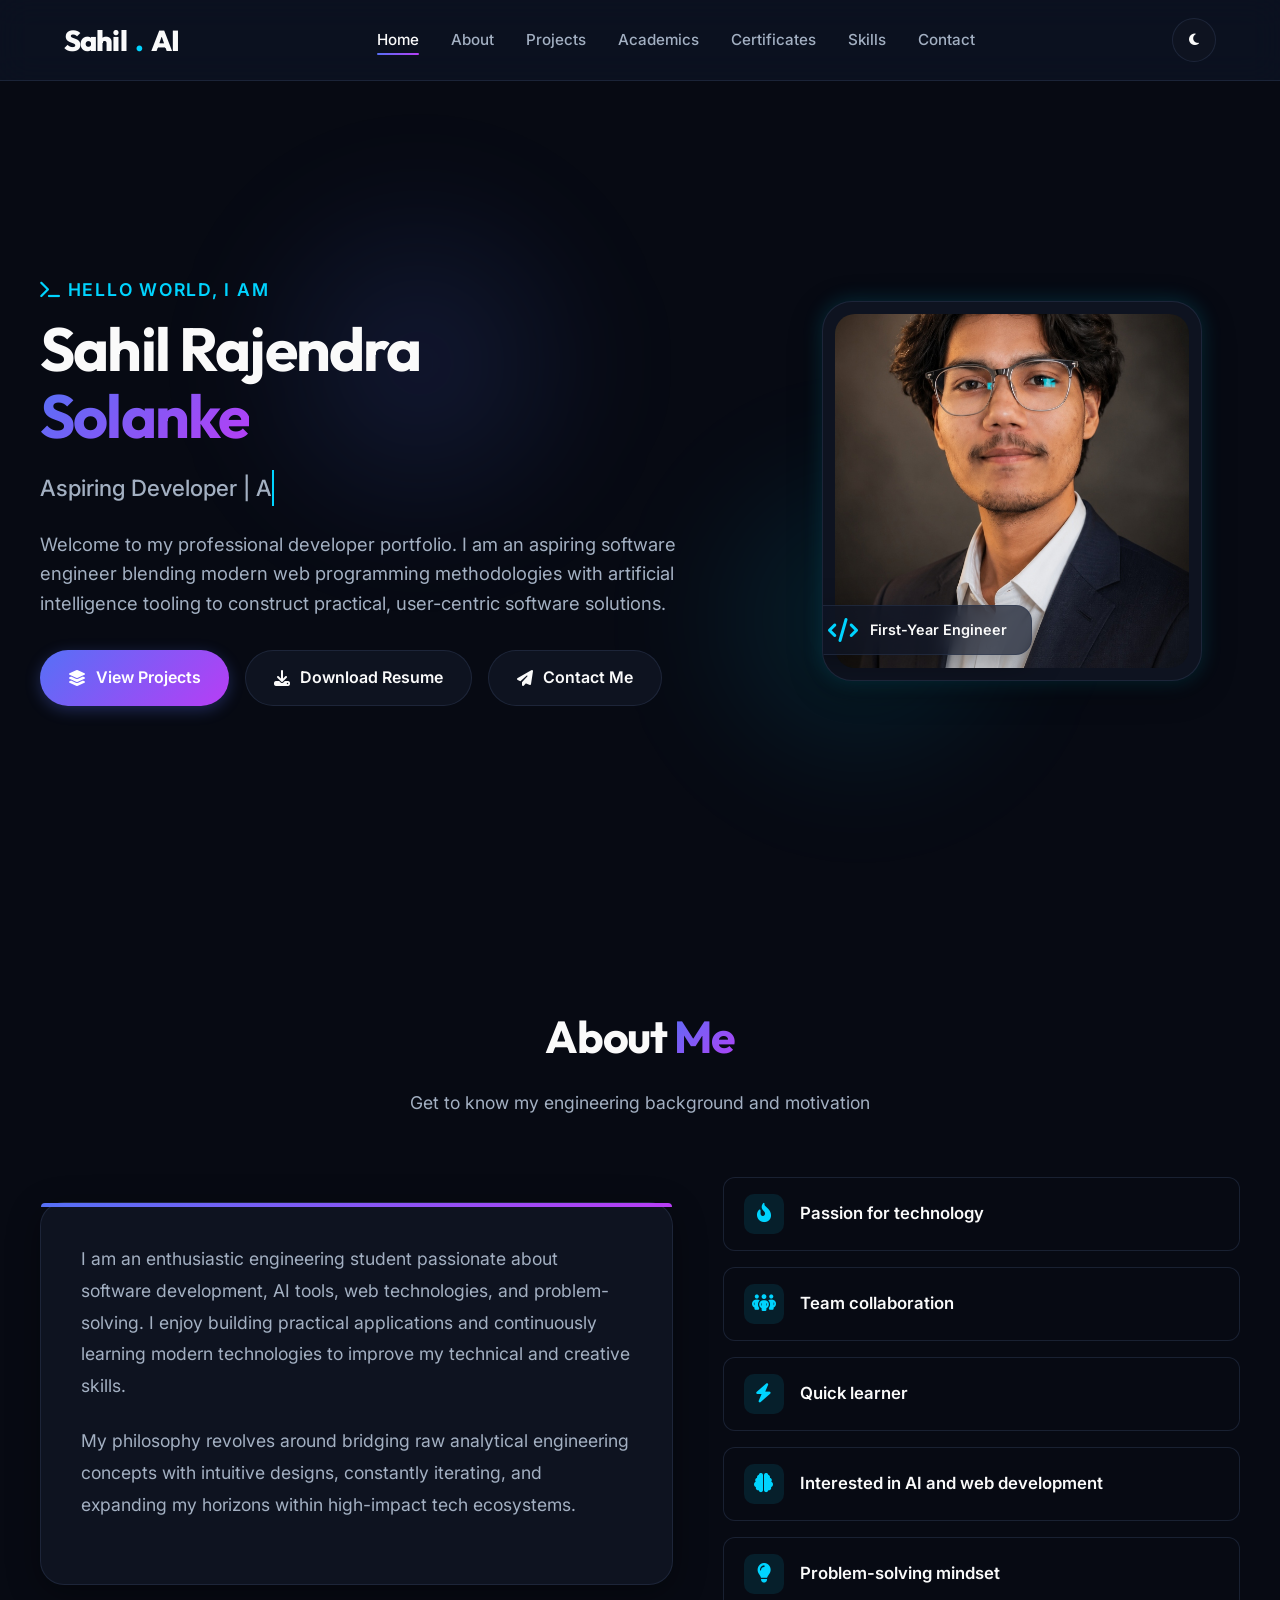
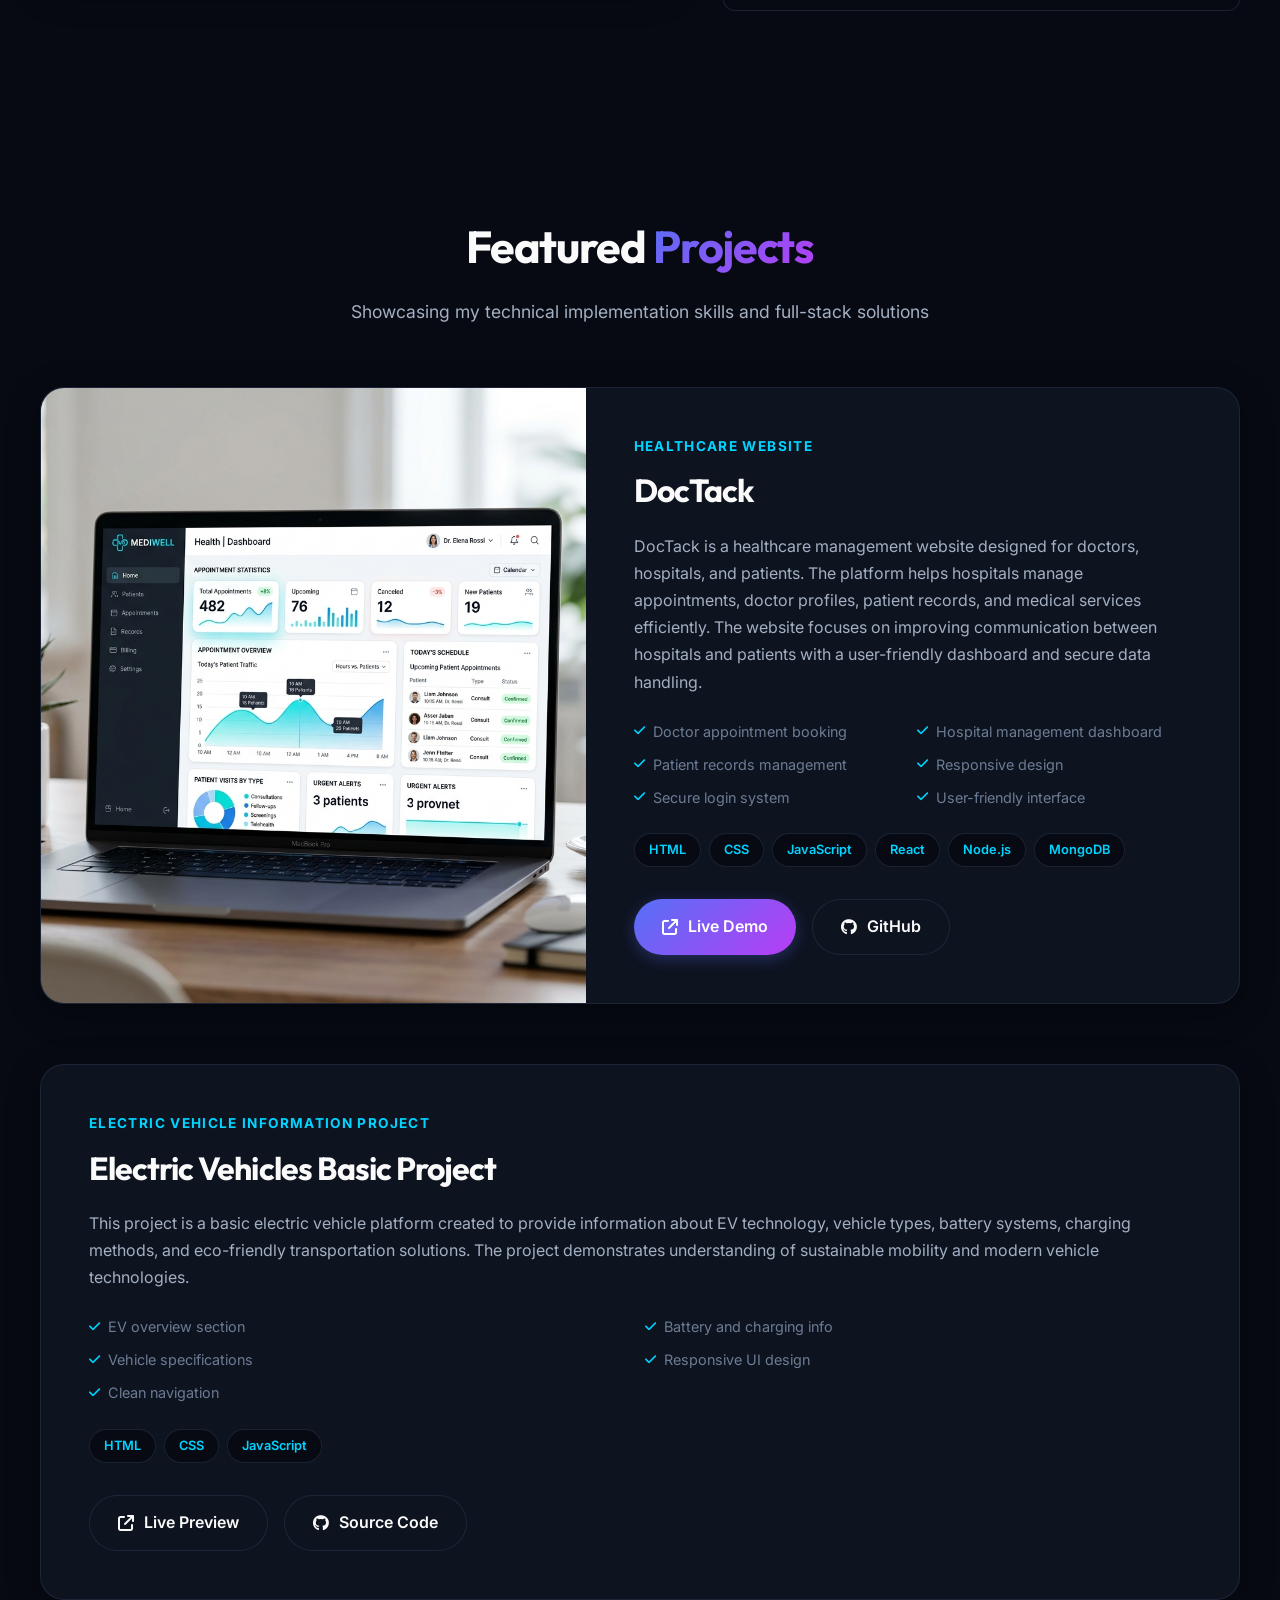
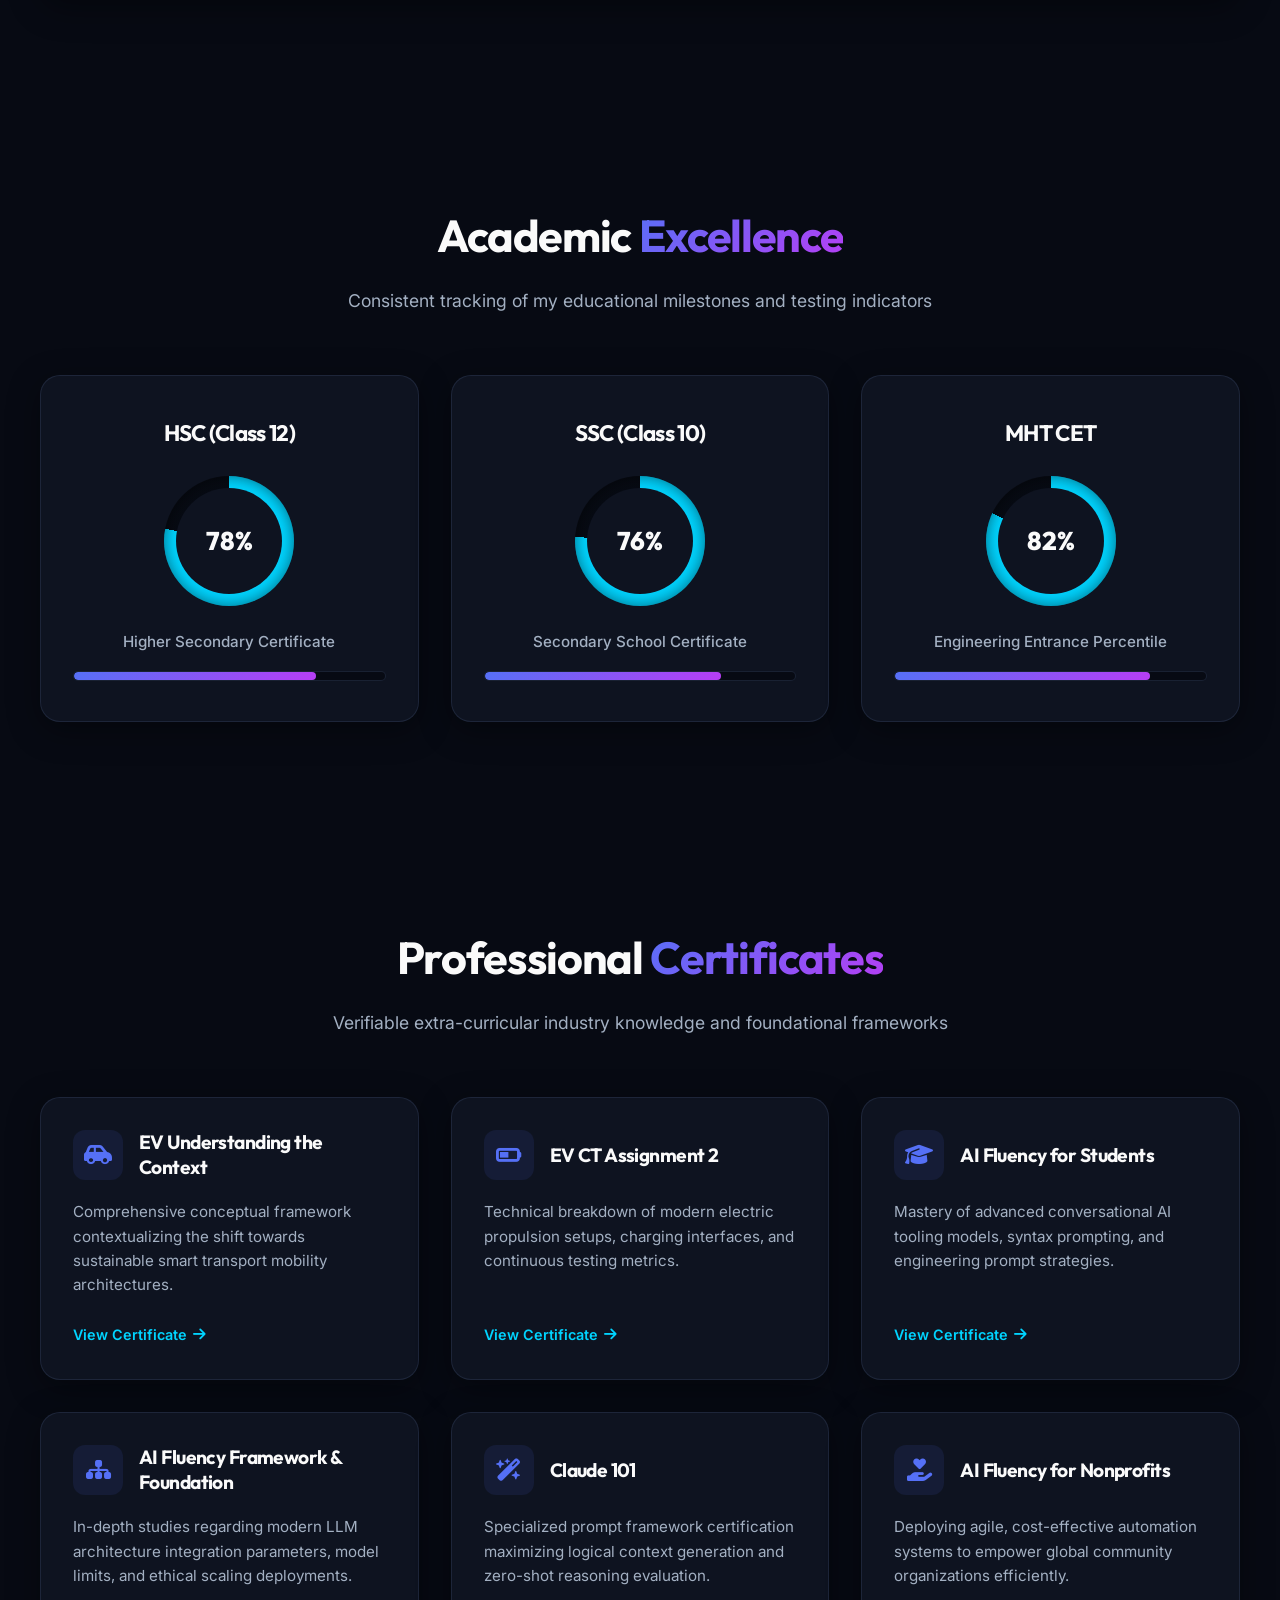
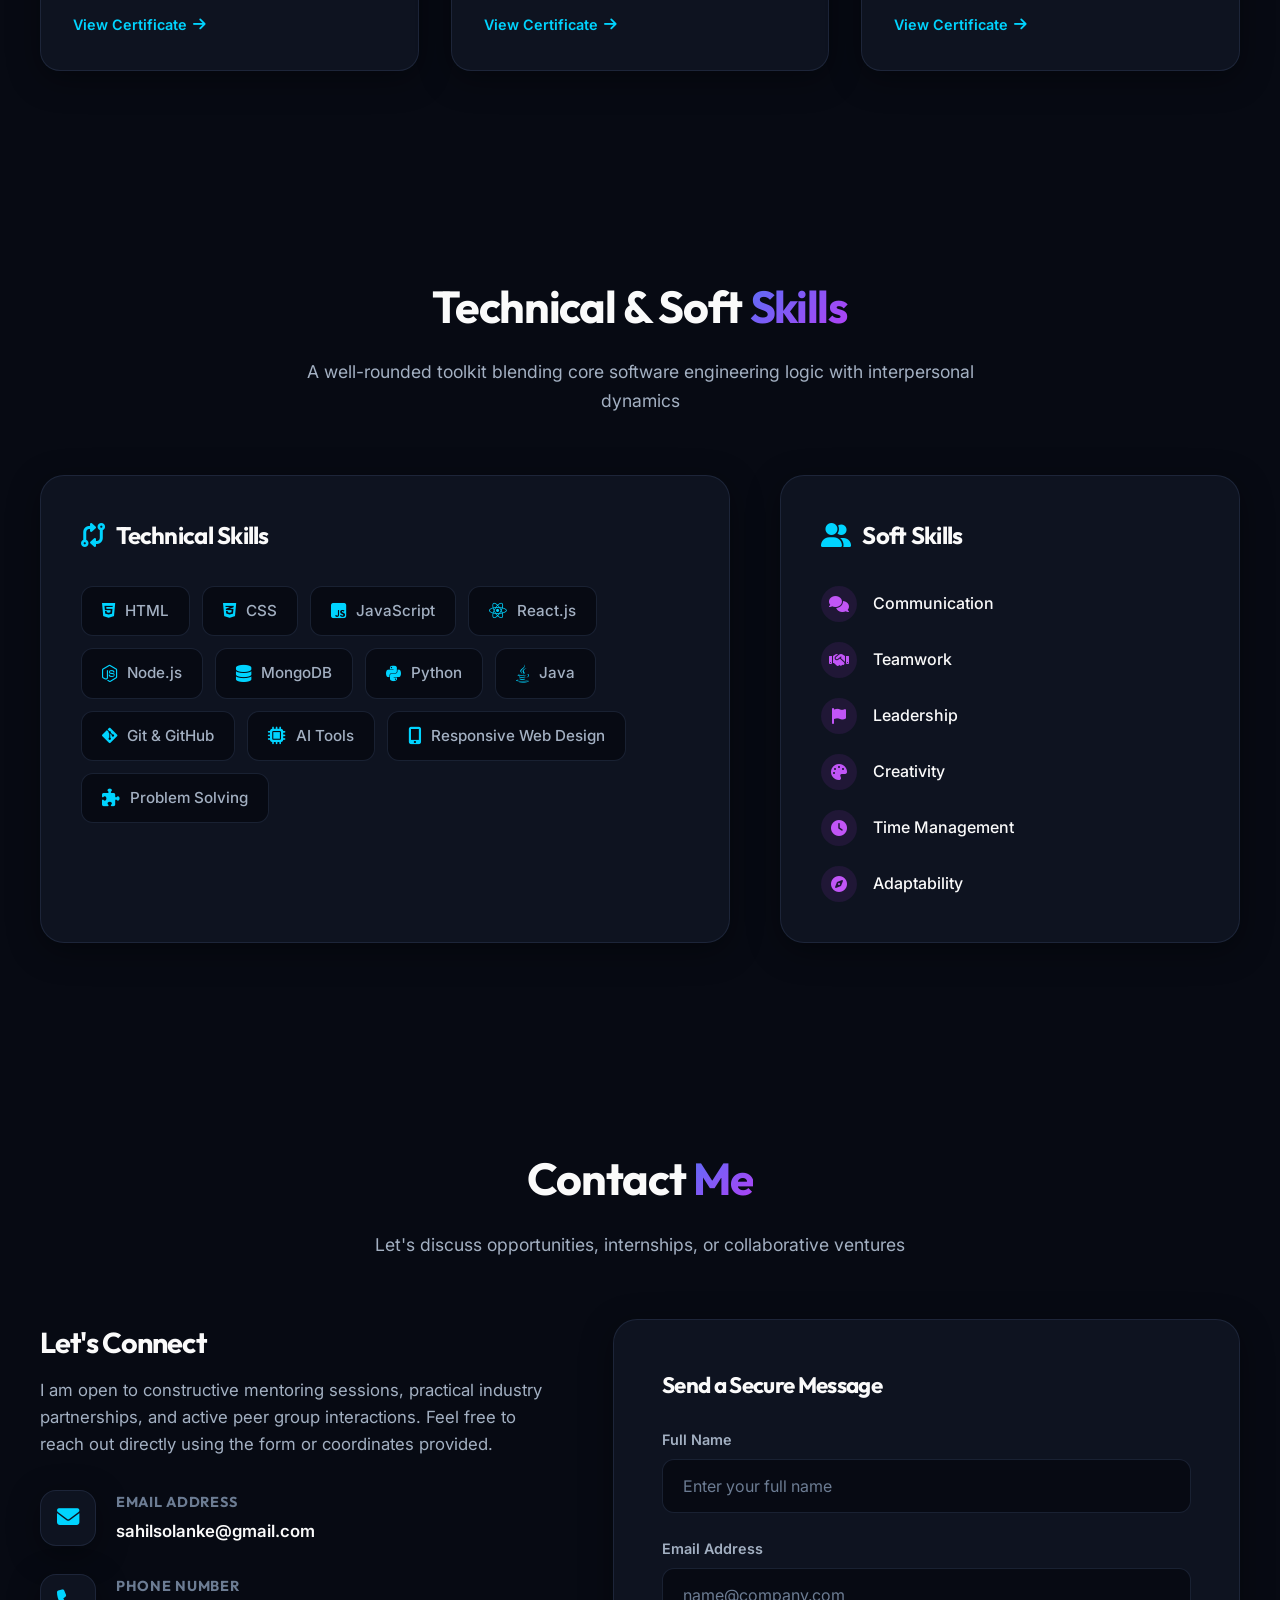
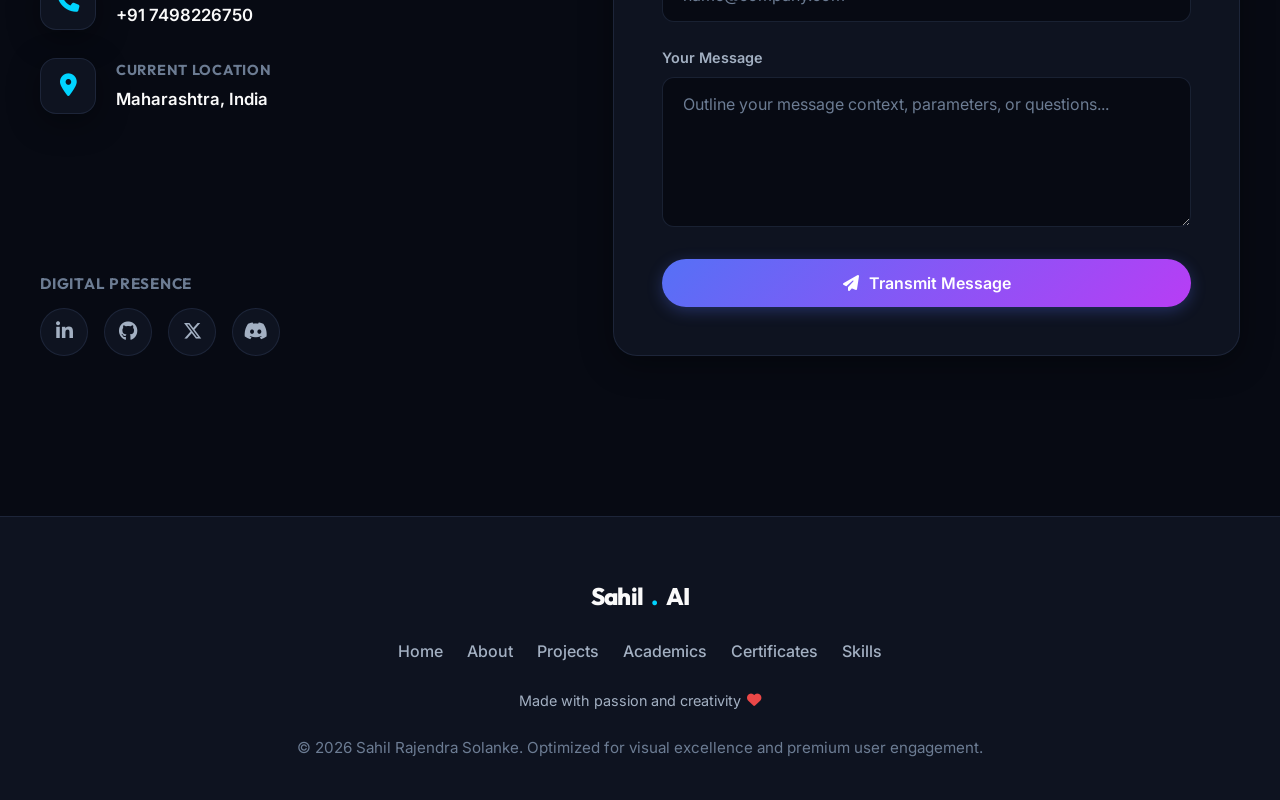
<file: index.html>
<!DOCTYPE html>
<html lang="en">

<head>
    <meta charset="UTF-8">
    <meta name="viewport" content="width=device-width, initial-scale=1.0">
    <title>Sahil Rajendra Solanke | Premium AI Portfolio</title>
    <!-- Favicon / Theme color -->
    <meta name="theme-color" content="#070d19">
    <meta name="description"
        content="Modern, responsive, and professional personal portfolio website of Sahil Rajendra Solanke, software engineering student and AI enthusiast.">

    <!-- Link Font Awesome icons -->
    <link rel="stylesheet" href="https://cdnjs.cloudflare.com/ajax/libs/font-awesome/6.4.0/css/all.min.css">

    <!-- Link External Stylesheet -->
    <link rel="stylesheet" href="portfolio.css">
</head>

<body>

    <!-- Sticky Header Navigation -->
    <header id="header">
        <div class="container nav-container">
            <a href="#hero" class="logo">
                Sahil<span class="logo-dot">.</span>AI
            </a>
            <nav>
                <ul id="nav-links">
                    <li><a href="#hero" class="active">Home</a></li>
                    <li><a href="#about">About</a></li>
                    <li><a href="#projects">Projects</a></li>
                    <li><a href="#academics">Academics</a></li>
                    <li><a href="#certificates">Certificates</a></li>
                    <li><a href="#skills">Skills</a></li>
                    <li><a href="#contact">Contact</a></li>
                </ul>
            </nav>
            <!-- Light/Dark Mode Switcher -->
            <button class="theme-toggle" id="theme-toggle-btn" aria-label="Toggle Theme" title="Switch Theme">
                <i class="fa-solid fa-moon" id="theme-icon"></i>
            </button>
        </div>
    </header>

    <main>
        <!-- Hero Section -->
        <section id="hero" class="hero container">
            <div class="hero-grid">
                <div class="hero-content reveal-left">
                    <div class="hero-greeting"><i class="fa-solid fa-terminal"></i> Hello World, I am</div>
                    <h1 class="hero-title">Sahil Rajendra <br><span class="gradient-text">Solanke</span></h1>

                    <!-- Typing Animation Tagline Container -->
                    <div class="tagline-container">
                        <span class="typed-tagline" id="typed-text"></span>
                    </div>

                    <p class="hero-desc">
                        Welcome to my professional developer portfolio. I am an aspiring software engineer blending
                        modern web programming methodologies with artificial intelligence tooling to construct
                        practical, user-centric software solutions.
                    </p>

                    <div class="btn-group">
                        <a href="#projects" class="btn btn-primary">
                            <i class="fa-solid fa-layer-group"></i> View Projects
                        </a>
                        <a href="#contact" class="btn btn-outline">
                            <i class="fa-solid fa-download"></i> Download Resume
                        </a>
                        <a href="#contact" class="btn btn-outline">
                            <i class="fa-solid fa-paper-plane"></i> Contact Me
                        </a>
                    </div>
                </div>

                <!-- Professional Profile Image Demonstration -->
                <div class="hero-image-wrapper reveal-right">
                    <div class="hero-image-frame">
                        <img src="sahil_profile.jpg" alt="Sahil Rajendra Solanke Profile Photo">
                        <div class="floating-badge">
                            <i class="fa-solid fa-code floating-badge-icon"></i>
                            <span class="floating-badge-text">First-Year Engineer</span>
                        </div>
                    </div>
                </div>
            </div>
        </section>

        <!-- About Me Section -->
        <section id="about" class="section container">
            <div class="section-header reveal">
                <h2 class="section-title">About <span class="gradient-text">Me</span></h2>
                <p class="section-subtitle">Get to know my engineering background and motivation</p>
            </div>

            <div class="about-grid">
                <div class="about-card reveal-left">
                    <p class="about-text">
                        I am an enthusiastic engineering student passionate about software development, AI tools, web
                        technologies, and problem-solving. I enjoy building practical applications and continuously
                        learning modern technologies to improve my technical and creative skills.
                    </p>
                    <p class="about-text">
                        My philosophy revolves around bridging raw analytical engineering concepts with intuitive
                        designs, constantly iterating, and expanding my horizons within high-impact tech ecosystems.
                    </p>
                </div>

                <div class="highlights-container reveal-right">
                    <div class="highlight-item">
                        <div class="highlight-icon"><i class="fa-solid fa-fire-flame-curved"></i></div>
                        <div class="highlight-title">Passion for technology</div>
                    </div>
                    <div class="highlight-item">
                        <div class="highlight-icon"><i class="fa-solid fa-people-group"></i></div>
                        <div class="highlight-title">Team collaboration</div>
                    </div>
                    <div class="highlight-item">
                        <div class="highlight-icon"><i class="fa-solid fa-bolt"></i></div>
                        <div class="highlight-title">Quick learner</div>
                    </div>
                    <div class="highlight-item">
                        <div class="highlight-icon"><i class="fa-solid fa-brain"></i></div>
                        <div class="highlight-title">Interested in AI and web development</div>
                    </div>
                    <div class="highlight-item">
                        <div class="highlight-icon"><i class="fa-solid fa-lightbulb"></i></div>
                        <div class="highlight-title">Problem-solving mindset</div>
                    </div>
                </div>
            </div>
        </section>

        <!-- Projects Section -->
        <section id="projects" class="section container">
            <div class="section-header reveal">
                <h2 class="section-title">Featured <span class="gradient-text">Projects</span></h2>
                <p class="section-subtitle">Showcasing my technical implementation skills and full-stack solutions</p>
            </div>

            <div class="projects-list">
                <!-- Project 1: DocTack -->
                <div class="project-card reveal">
                    <div class="project-visual">
                        <img src="doctack_visual.png" alt="DocTack Healthcare Application Dashboard Interface">
                    </div>
                    <div class="project-info">
                        <div>
                            <div class="project-type">Healthcare Website</div>
                            <h3 class="project-title">DocTack</h3>
                            <p class="project-desc">
                                DocTack is a healthcare management website designed for doctors, hospitals, and
                                patients. The platform helps hospitals manage appointments, doctor profiles, patient
                                records, and medical services efficiently. The website focuses on improving
                                communication between hospitals and patients with a user-friendly dashboard and secure
                                data handling.
                            </p>

                            <div class="features-list">
                                <div class="feature-item"><i class="fa-solid fa-check"></i> Doctor appointment booking
                                </div>
                                <div class="feature-item"><i class="fa-solid fa-check"></i> Hospital management
                                    dashboard</div>
                                <div class="feature-item"><i class="fa-solid fa-check"></i> Patient records management
                                </div>
                                <div class="feature-item"><i class="fa-solid fa-check"></i> Responsive design</div>
                                <div class="feature-item"><i class="fa-solid fa-check"></i> Secure login system</div>
                                <div class="feature-item"><i class="fa-solid fa-check"></i> User-friendly interface
                                </div>
                            </div>

                            <div class="tech-tags">
                                <span class="tech-tag">HTML</span>
                                <span class="tech-tag">CSS</span>
                                <span class="tech-tag">JavaScript</span>
                                <span class="tech-tag">React</span>
                                <span class="tech-tag">Node.js</span>
                                <span class="tech-tag">MongoDB</span>
                            </div>
                        </div>

                        <div class="btn-group" style="margin-top: 0;">
                            <a href="figma2.html" target="_blank" class="btn btn-primary">
                                <i class="fa-solid fa-arrow-up-right-from-square"></i> Live Demo
                            </a>
                            <a href="https://github.com/SahilSolanke1777" target="_blank" class="btn btn-outline">
                                <i class="fa-brands fa-github"></i> GitHub
                            </a>
                        </div>
                    </div>
                </div>

                <!-- Project 2: Electric Vehicles Basic Project -->
                <div class="project-card reveal" style="grid-template-columns: 1fr;">
                    <div class="project-info">
                        <div>
                            <div class="project-type">Electric Vehicle Information Project</div>
                            <h3 class="project-title">Electric Vehicles Basic Project</h3>
                            <p class="project-desc">
                                This project is a basic electric vehicle platform created to provide information about
                                EV technology, vehicle types, battery systems, charging methods, and eco-friendly
                                transportation solutions. The project demonstrates understanding of sustainable mobility
                                and modern vehicle technologies.
                            </p>

                            <div class="features-list">
                                <div class="feature-item"><i class="fa-solid fa-check"></i> EV overview section</div>
                                <div class="feature-item"><i class="fa-solid fa-check"></i> Battery and charging info
                                </div>
                                <div class="feature-item"><i class="fa-solid fa-check"></i> Vehicle specifications</div>
                                <div class="feature-item"><i class="fa-solid fa-check"></i> Responsive UI design</div>
                                <div class="feature-item"><i class="fa-solid fa-check"></i> Clean navigation</div>
                            </div>

                            <div class="tech-tags">
                                <span class="tech-tag">HTML</span>
                                <span class="tech-tag">CSS</span>
                                <span class="tech-tag">JavaScript</span>
                            </div>
                        </div>

                        <div class="btn-group" style="margin-top: 0;">
                            <a href="#" class="btn btn-outline"
                                onclick="alert('EV Project Deployment ready.'); return false;">
                                <i class="fa-solid fa-arrow-up-right-from-square"></i> Live Preview
                            </a>
                            <a href="https://github.com/SahilSolanke1777" target="_blank" class="btn btn-outline">
                                <i class="fa-brands fa-github"></i> Source Code
                            </a>
                        </div>
                    </div>
                </div>
            </div>
        </section>

        <!-- Academics Section -->
        <section id="academics" class="section container">
            <div class="section-header reveal">
                <h2 class="section-title">Academic <span class="gradient-text">Excellence</span></h2>
                <p class="section-subtitle">Consistent tracking of my educational milestones and testing indicators</p>
            </div>

            <div class="academics-grid reveal">
                <!-- Card 1: HSC -->
                <div class="academic-card">
                    <h3 class="academic-level">HSC (Class 12)</h3>
                    <div class="radial-progress" data-percentage="78" style="--percentage: 78%;">
                        <span class="progress-value">78%</span>
                    </div>
                    <p class="academic-score-label">Higher Secondary Certificate</p>
                    <div class="progress-bar-container">
                        <div class="progress-bar-fill" style="width: 78%;"></div>
                    </div>
                </div>

                <!-- Card 2: SSC -->
                <div class="academic-card">
                    <h3 class="academic-level">SSC (Class 10)</h3>
                    <div class="radial-progress" data-percentage="76" style="--percentage: 76%;">
                        <span class="progress-value">76%</span>
                    </div>
                    <p class="academic-score-label">Secondary School Certificate</p>
                    <div class="progress-bar-container">
                        <div class="progress-bar-fill" style="width: 76%;"></div>
                    </div>
                </div>

                <!-- Card 3: MHT CET -->
                <div class="academic-card">
                    <h3 class="academic-level">MHT CET</h3>
                    <div class="radial-progress" data-percentage="82" style="--percentage: 82%;">
                        <span class="progress-value">82%</span>
                    </div>
                    <p class="academic-score-label">Engineering Entrance Percentile</p>
                    <div class="progress-bar-container">
                        <div class="progress-bar-fill" style="width: 82%;"></div>
                    </div>
                </div>
            </div>
        </section>

        <!-- Certificates Section -->
        <section id="certificates" class="section container">
            <div class="section-header reveal">
                <h2 class="section-title">Professional <span class="gradient-text">Certificates</span></h2>
                <p class="section-subtitle">Verifiable extra-curricular industry knowledge and foundational frameworks
                </p>
            </div>

            <div class="certificates-grid reveal">
                <!-- Certificate 1 -->
                <div class="certificate-card">
                    <div>
                        <div class="cert-header">
                            <div class="cert-icon"><i class="fa-solid fa-car-side"></i></div>
                            <h3 class="cert-title">EV Understanding the Context</h3>
                        </div>
                        <p class="cert-desc">
                            Comprehensive conceptual framework contextualizing the shift towards sustainable smart
                            transport mobility architectures.
                        </p>
                    </div>
                    <div class="cert-footer">
                        <a href="FINAL NASSCOM Act.pdf" target="_blank" class="btn-link">
                            View Certificate <i class="fa-solid fa-arrow-right"></i>
                        </a>
                    </div>
                </div>

                <!-- Certificate 2 -->
                <div class="certificate-card">
                    <div>
                        <div class="cert-header">
                            <div class="cert-icon"><i class="fa-solid fa-battery-half"></i></div>
                            <h3 class="cert-title">EV CT Assignment 2</h3>
                        </div>
                        <p class="cert-desc">
                            Technical breakdown of modern electric propulsion setups, charging interfaces, and
                            continuous testing metrics.
                        </p>
                    </div>
                    <div class="cert-footer">
                        <a href="FINAL NASSCOM Act.pdf" target="_blank" class="btn-link">
                            View Certificate <i class="fa-solid fa-arrow-right"></i>
                        </a>
                    </div>
                </div>

                <!-- Certificate 3 -->
                <div class="certificate-card">
                    <div>
                        <div class="cert-header">
                            <div class="cert-icon"><i class="fa-solid fa-graduation-cap"></i></div>
                            <h3 class="cert-title">AI Fluency for Students</h3>
                        </div>
                        <p class="cert-desc">
                            Mastery of advanced conversational AI tooling models, syntax prompting, and engineering
                            prompt strategies.
                        </p>
                    </div>
                    <div class="cert-footer">
                        <a href="03 AI Fluency for students.pdf" target="_blank" class="btn-link">
                            View Certificate <i class="fa-solid fa-arrow-right"></i>
                        </a>
                    </div>
                </div>

                <!-- Certificate 4 -->
                <div class="certificate-card">
                    <div>
                        <div class="cert-header">
                            <div class="cert-icon"><i class="fa-solid fa-sitemap"></i></div>
                            <h3 class="cert-title">AI Fluency Framework & Foundation</h3>
                        </div>
                        <p class="cert-desc">
                            In-depth studies regarding modern LLM architecture integration parameters, model limits, and
                            ethical scaling deployments.
                        </p>
                    </div>
                    <div class="cert-footer">
                        <a href="02 AI Fluency Framework & Foundation.pdf" target="_blank" class="btn-link">
                            View Certificate <i class="fa-solid fa-arrow-right"></i>
                        </a>
                    </div>
                </div>

                <!-- Certificate 5 -->
                <div class="certificate-card">
                    <div>
                        <div class="cert-header">
                            <div class="cert-icon"><i class="fa-solid fa-wand-magic-sparkles"></i></div>
                            <h3 class="cert-title">Claude 101</h3>
                        </div>
                        <p class="cert-desc">
                            Specialized prompt framework certification maximizing logical context generation and
                            zero-shot reasoning evaluation.
                        </p>
                    </div>
                    <div class="cert-footer">
                        <a href="04 Claude 101 .pdf" target="_blank" class="btn-link">
                            View Certificate <i class="fa-solid fa-arrow-right"></i>
                        </a>
                    </div>
                </div>

                <!-- Certificate 6 -->
                <div class="certificate-card">
                    <div>
                        <div class="cert-header">
                            <div class="cert-icon"><i class="fa-solid fa-hand-holding-heart"></i></div>
                            <h3 class="cert-title">AI Fluency for Nonprofits</h3>
                        </div>
                        <p class="cert-desc">
                            Deploying agile, cost-effective automation systems to empower global community organizations
                            efficiently.
                        </p>
                    </div>
                    <div class="cert-footer">
                        <a href="01 AI Fluency for nonprofits.pdf" target="_blank" class="btn-link">
                            View Certificate <i class="fa-solid fa-arrow-right"></i>
                        </a>
                    </div>
                </div>
            </div>
        </section>

        <!-- Skills Section -->
        <section id="skills" class="section container">
            <div class="section-header reveal">
                <h2 class="section-title">Technical & Soft <span class="gradient-text">Skills</span></h2>
                <p class="section-subtitle">A well-rounded toolkit blending core software engineering logic with
                    interpersonal dynamics</p>
            </div>

            <div class="skills-container reveal">
                <!-- Technical Skills -->
                <div class="skills-box">
                    <h3 class="skills-box-title"><i class="fa-solid fa-code-compare"></i> Technical Skills</h3>
                    <div class="tech-skills-grid">
                        <div class="skill-badge"><i class="fa-brands fa-html5"></i> HTML</div>
                        <div class="skill-badge"><i class="fa-brands fa-css3-alt"></i> CSS</div>
                        <div class="skill-badge"><i class="fa-brands fa-square-js"></i> JavaScript</div>
                        <div class="skill-badge"><i class="fa-brands fa-react"></i> React.js</div>
                        <div class="skill-badge"><i class="fa-brands fa-node-js"></i> Node.js</div>
                        <div class="skill-badge"><i class="fa-solid fa-database"></i> MongoDB</div>
                        <div class="skill-badge"><i class="fa-brands fa-python"></i> Python</div>
                        <div class="skill-badge"><i class="fa-brands fa-java"></i> Java</div>
                        <div class="skill-badge"><i class="fa-brands fa-git-alt"></i> Git & GitHub</div>
                        <div class="skill-badge"><i class="fa-solid fa-microchip"></i> AI Tools</div>
                        <div class="skill-badge"><i class="fa-solid fa-mobile-screen-button"></i> Responsive Web Design
                        </div>
                        <div class="skill-badge"><i class="fa-solid fa-puzzle-piece"></i> Problem Solving</div>
                    </div>
                </div>

                <!-- Soft Skills -->
                <div class="skills-box">
                    <h3 class="skills-box-title"><i class="fa-solid fa-user-group"></i> Soft Skills</h3>
                    <div class="soft-skills-list">
                        <div class="soft-skill-row">
                            <div class="soft-skill-icon"><i class="fa-solid fa-comments"></i></div>
                            <span class="soft-skill-name">Communication</span>
                        </div>
                        <div class="soft-skill-row">
                            <div class="soft-skill-icon"><i class="fa-solid fa-handshake"></i></div>
                            <span class="soft-skill-name">Teamwork</span>
                        </div>
                        <div class="soft-skill-row">
                            <div class="soft-skill-icon"><i class="fa-solid fa-flag"></i></div>
                            <span class="soft-skill-name">Leadership</span>
                        </div>
                        <div class="soft-skill-row">
                            <div class="soft-skill-icon"><i class="fa-solid fa-palette"></i></div>
                            <span class="soft-skill-name">Creativity</span>
                        </div>
                        <div class="soft-skill-row">
                            <div class="soft-skill-icon"><i class="fa-solid fa-clock"></i></div>
                            <span class="soft-skill-name">Time Management</span>
                        </div>
                        <div class="soft-skill-row">
                            <div class="soft-skill-icon"><i class="fa-solid fa-compass"></i></div>
                            <span class="soft-skill-name">Adaptability</span>
                        </div>
                    </div>
                </div>
            </div>
        </section>

        <!-- Contact Section -->
        <section id="contact" class="section container">
            <div class="section-header reveal">
                <h2 class="section-title">Contact <span class="gradient-text">Me</span></h2>
                <p class="section-subtitle">Let's discuss opportunities, internships, or collaborative ventures</p>
            </div>

            <div class="contact-wrapper reveal">
                <!-- Info Panel -->
                <div class="contact-info-panel">
                    <div>
                        <h3 style="font-size: 1.8rem; margin-bottom: 12px; color: var(--text-main);">Let's Connect</h3>
                        <p style="color: var(--text-muted); font-size: 1.05rem;">
                            I am open to constructive mentoring sessions, practical industry partnerships, and active
                            peer group interactions. Feel free to reach out directly using the form or coordinates
                            provided.
                        </p>

                        <div class="contact-details">
                            <div class="contact-detail-card">
                                <div class="contact-icon-box"><i class="fa-solid fa-envelope"></i></div>
                                <div class="contact-meta">
                                    <h4>Email Address</h4>
                                    <a href="mailto:sahil.solanke@example.com">sahilsolanke@gmail.com</a>
                                </div>
                            </div>

                            <div class="contact-detail-card">
                                <div class="contact-icon-box"><i class="fa-solid fa-phone"></i></div>
                                <div class="contact-meta">
                                    <h4>Phone Number</h4>
                                    <p>+91 7498226750</p>
                                </div>
                            </div>

                            <div class="contact-detail-card">
                                <div class="contact-icon-box"><i class="fa-solid fa-location-dot"></i></div>
                                <div class="contact-meta">
                                    <h4>Current Location</h4>
                                    <p>Maharashtra, India</p>
                                </div>
                            </div>
                        </div>
                    </div>

                    <!-- Animated Social Icons Container -->
                    <div>
                        <h4
                            style="font-size: 0.95rem; color: var(--text-dim); text-transform: uppercase; margin-bottom: 12px; letter-spacing: 0.05em;">
                            Digital Presence</h4>
                        <div class="social-links">
                            <a href="https://www.linkedin.com/in/sahil-solanke-022aa6329?utm_source=share&utm_campaign=share_via&utm_content=profile&utm_medium=android_app"
                                target="_blank" class="social-btn" aria-label="LinkedIn Profile"><i
                                    class="fa-brands fa-linkedin-in"></i></a>
                            <a href="https://github.com/SahilSolanke1777" target="_blank" class="social-btn"
                                aria-label="GitHub Profile"><i class="fa-brands fa-github"></i></a>
                            <a href="#" class="social-btn" aria-label="Twitter Profile"
                                onclick="alert('Twitter link placeholder.'); return false;"><i
                                    class="fa-brands fa-x-twitter"></i></a>
                            <a href="#" class="social-btn" aria-label="Discord Profile"
                                onclick="alert('Discord user tag link placeholder.'); return false;"><i
                                    class="fa-brands fa-discord"></i></a>
                        </div>
                    </div>
                </div>

                <!-- Fully Custom Styled Form -->
                <form class="contact-form"
                    onsubmit="alert('Message captured securely! Sahil will respond promptly.'); return false;">
                    <h3 style="font-size: 1.4rem; color: var(--text-main);">Send a Secure Message</h3>

                    <div class="form-group">
                        <label for="sender-name" class="form-label">Full Name</label>
                        <input type="text" id="sender-name" class="form-control" placeholder="Enter your full name"
                            required>
                    </div>

                    <div class="form-group">
                        <label for="sender-email" class="form-label">Email Address</label>
                        <input type="email" id="sender-email" class="form-control" placeholder="name@company.com"
                            required>
                    </div>

                    <div class="form-group">
                        <label for="sender-msg" class="form-label">Your Message</label>
                        <textarea id="sender-msg" class="form-control"
                            placeholder="Outline your message context, parameters, or questions..." required></textarea>
                    </div>

                    <button type="submit" class="btn btn-primary" style="justify-content: center; margin-top: 8px;">
                        <i class="fa-solid fa-paper-plane"></i> Transmit Message
                    </button>
                </form>
            </div>
        </section>
    </main>

    <!-- Footer -->
    <footer>
        <div class="container footer-content">
            <a href="#hero" class="logo" style="font-size: 1.5rem;">
                Sahil<span class="logo-dot">.</span>AI
            </a>

            <ul class="footer-nav">
                <li><a href="#hero">Home</a></li>
                <li><a href="#about">About</a></li>
                <li><a href="#projects">Projects</a></li>
                <li><a href="#academics">Academics</a></li>
                <li><a href="#certificates">Certificates</a></li>
                <li><a href="#skills">Skills</a></li>
            </ul>

            <div class="love-message">
                <span>Made with passion and creativity</span> <i class="fa-solid fa-heart"></i>
            </div>

            <p class="copyright">&copy; 2026 Sahil Rajendra Solanke. Optimized for visual excellence and premium user
                engagement.</p>
        </div>
    </footer>

    <!-- Scroll to Top Float Trigger -->
    <button id="scroll-top-btn" class="scroll-top-btn" aria-label="Scroll back to top" title="Scroll to Top">
        <i class="fa-solid fa-arrow-up"></i>
    </button>

    <!-- Link custom JS logic -->
    <script src="portfolio.js"></script>
</body>

</html>
</file>
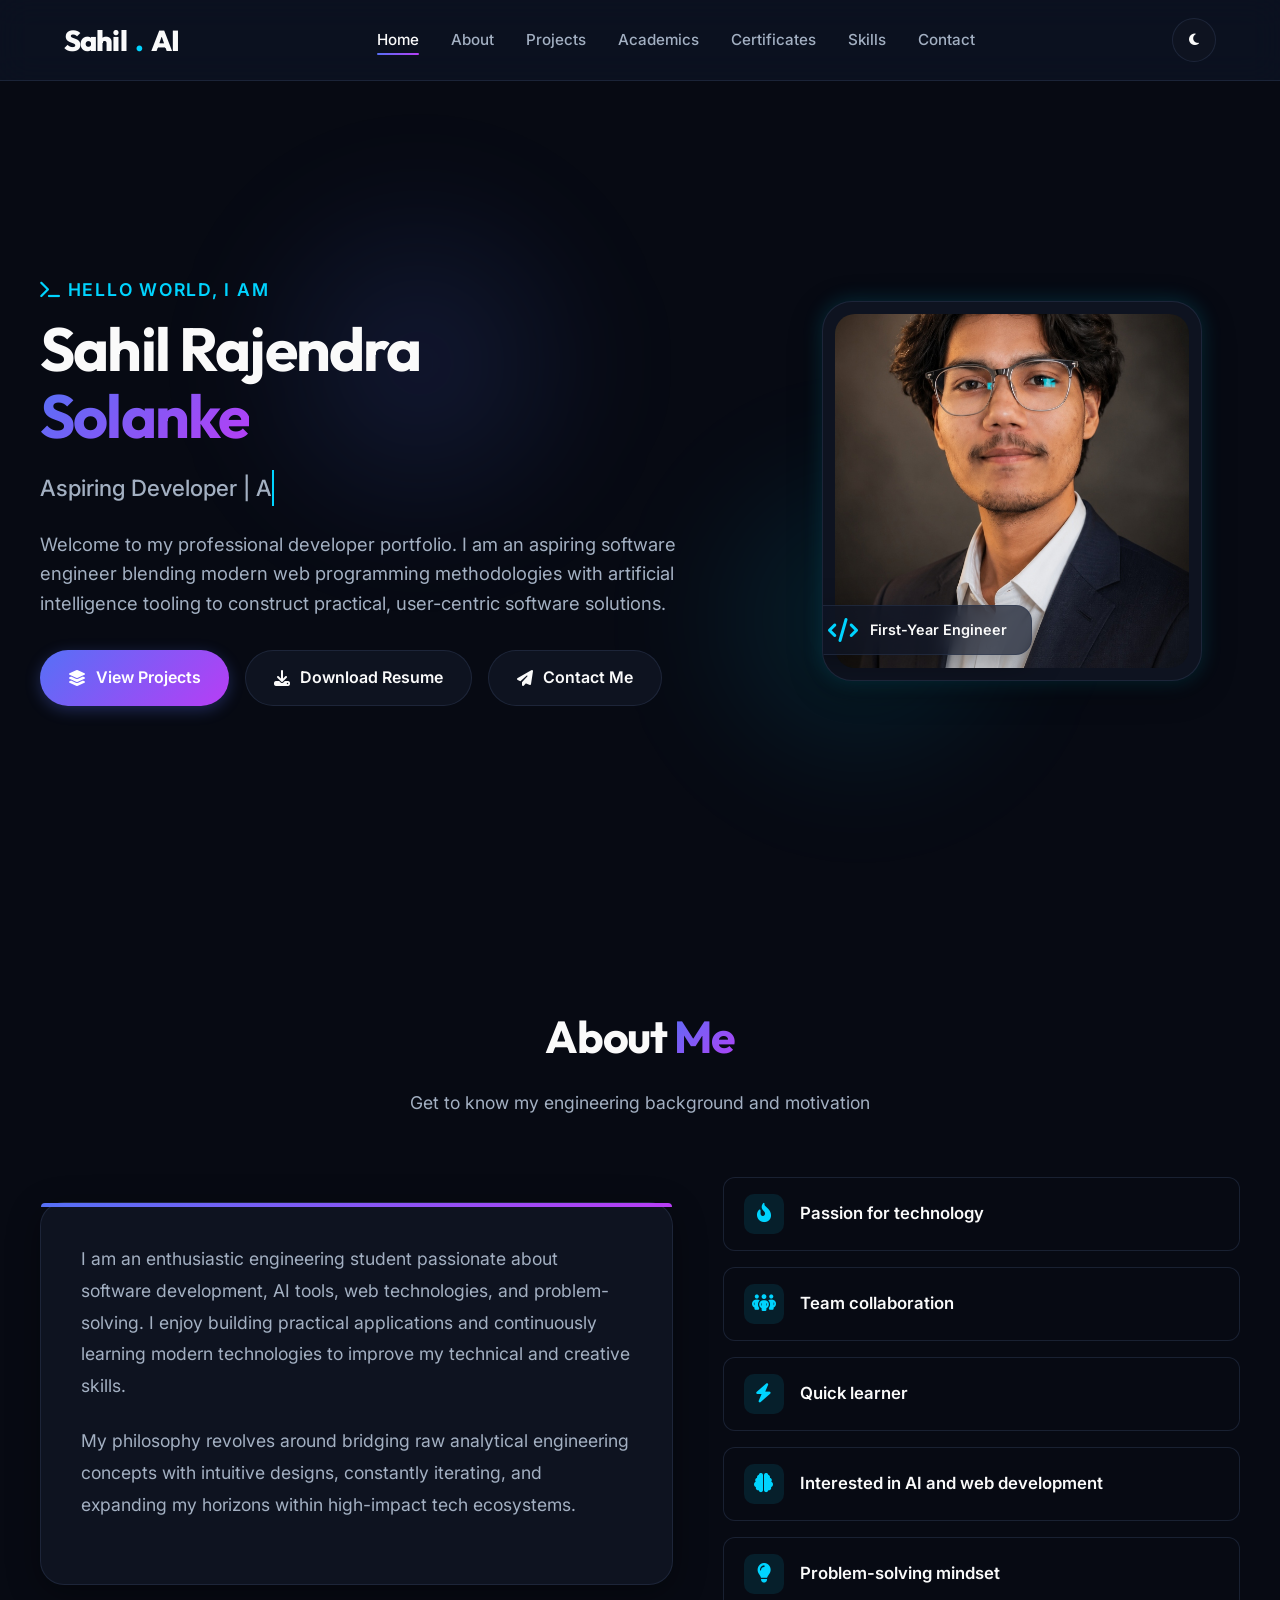
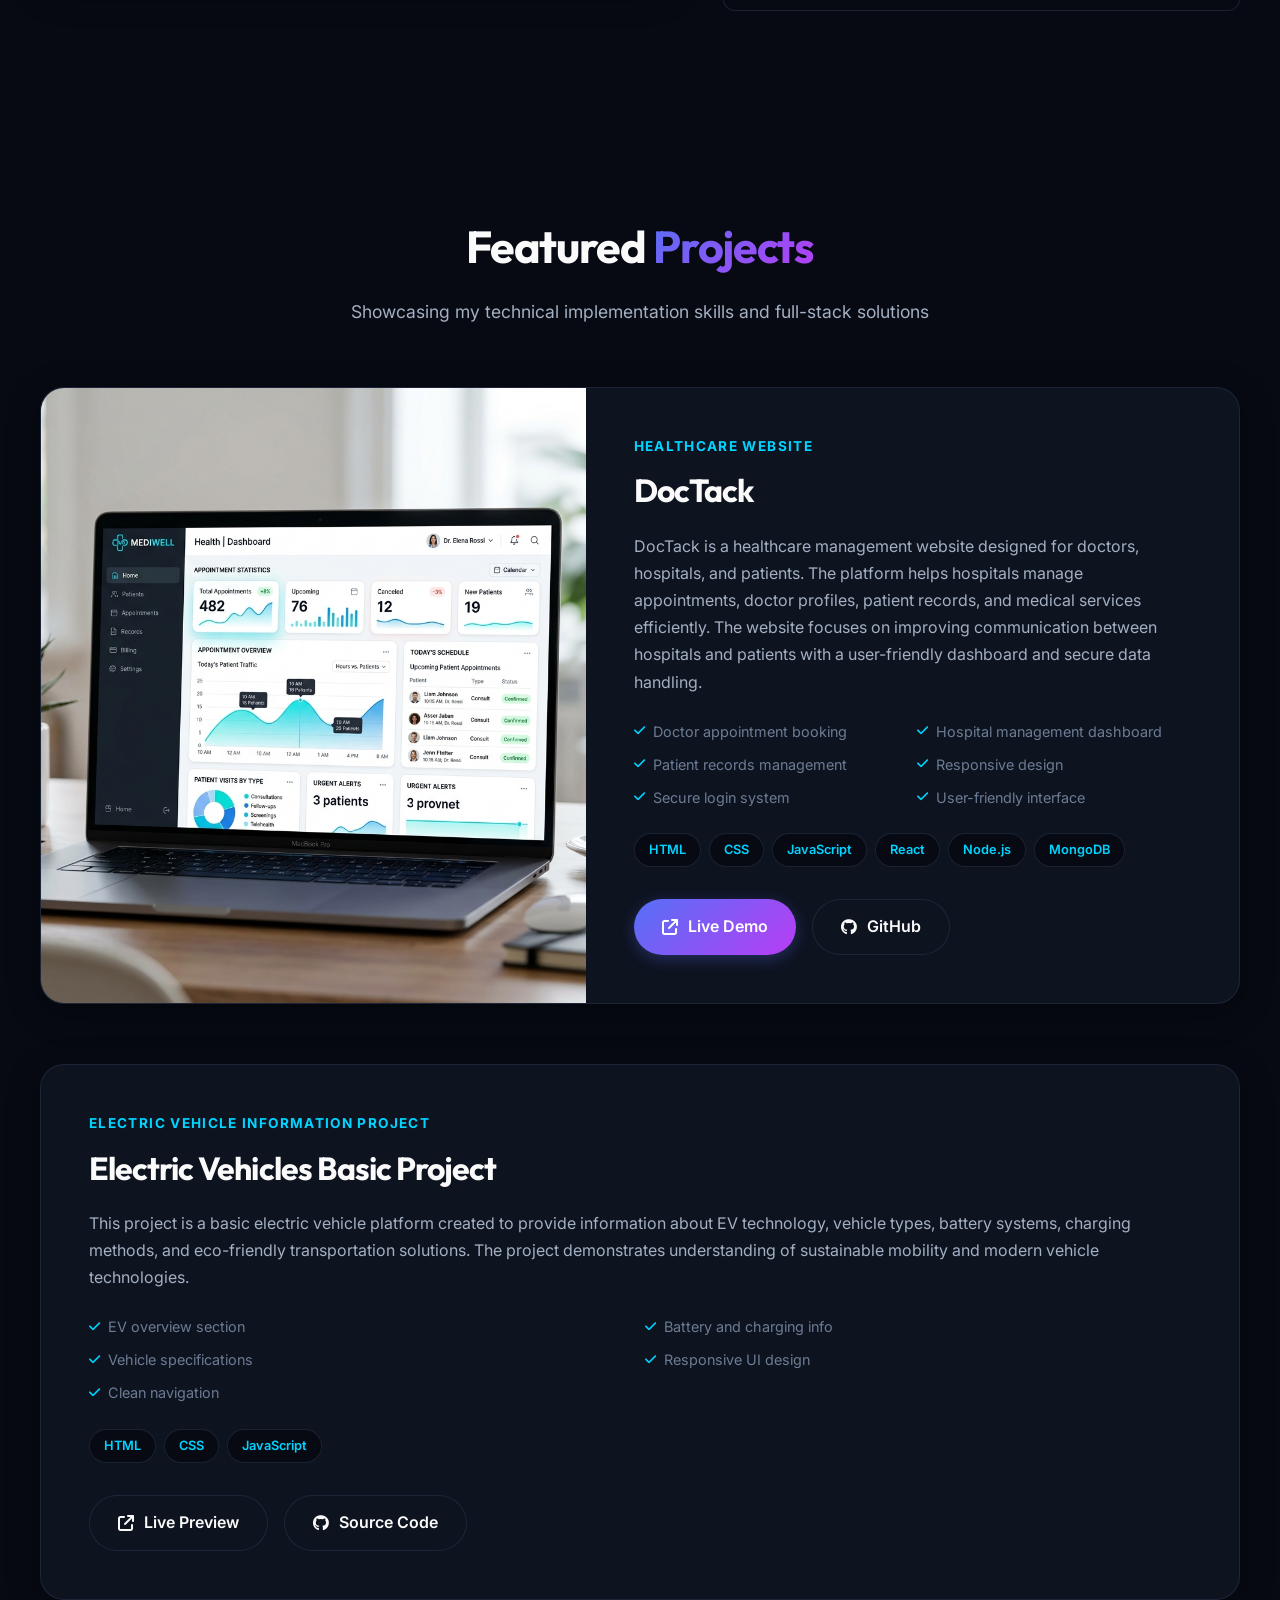
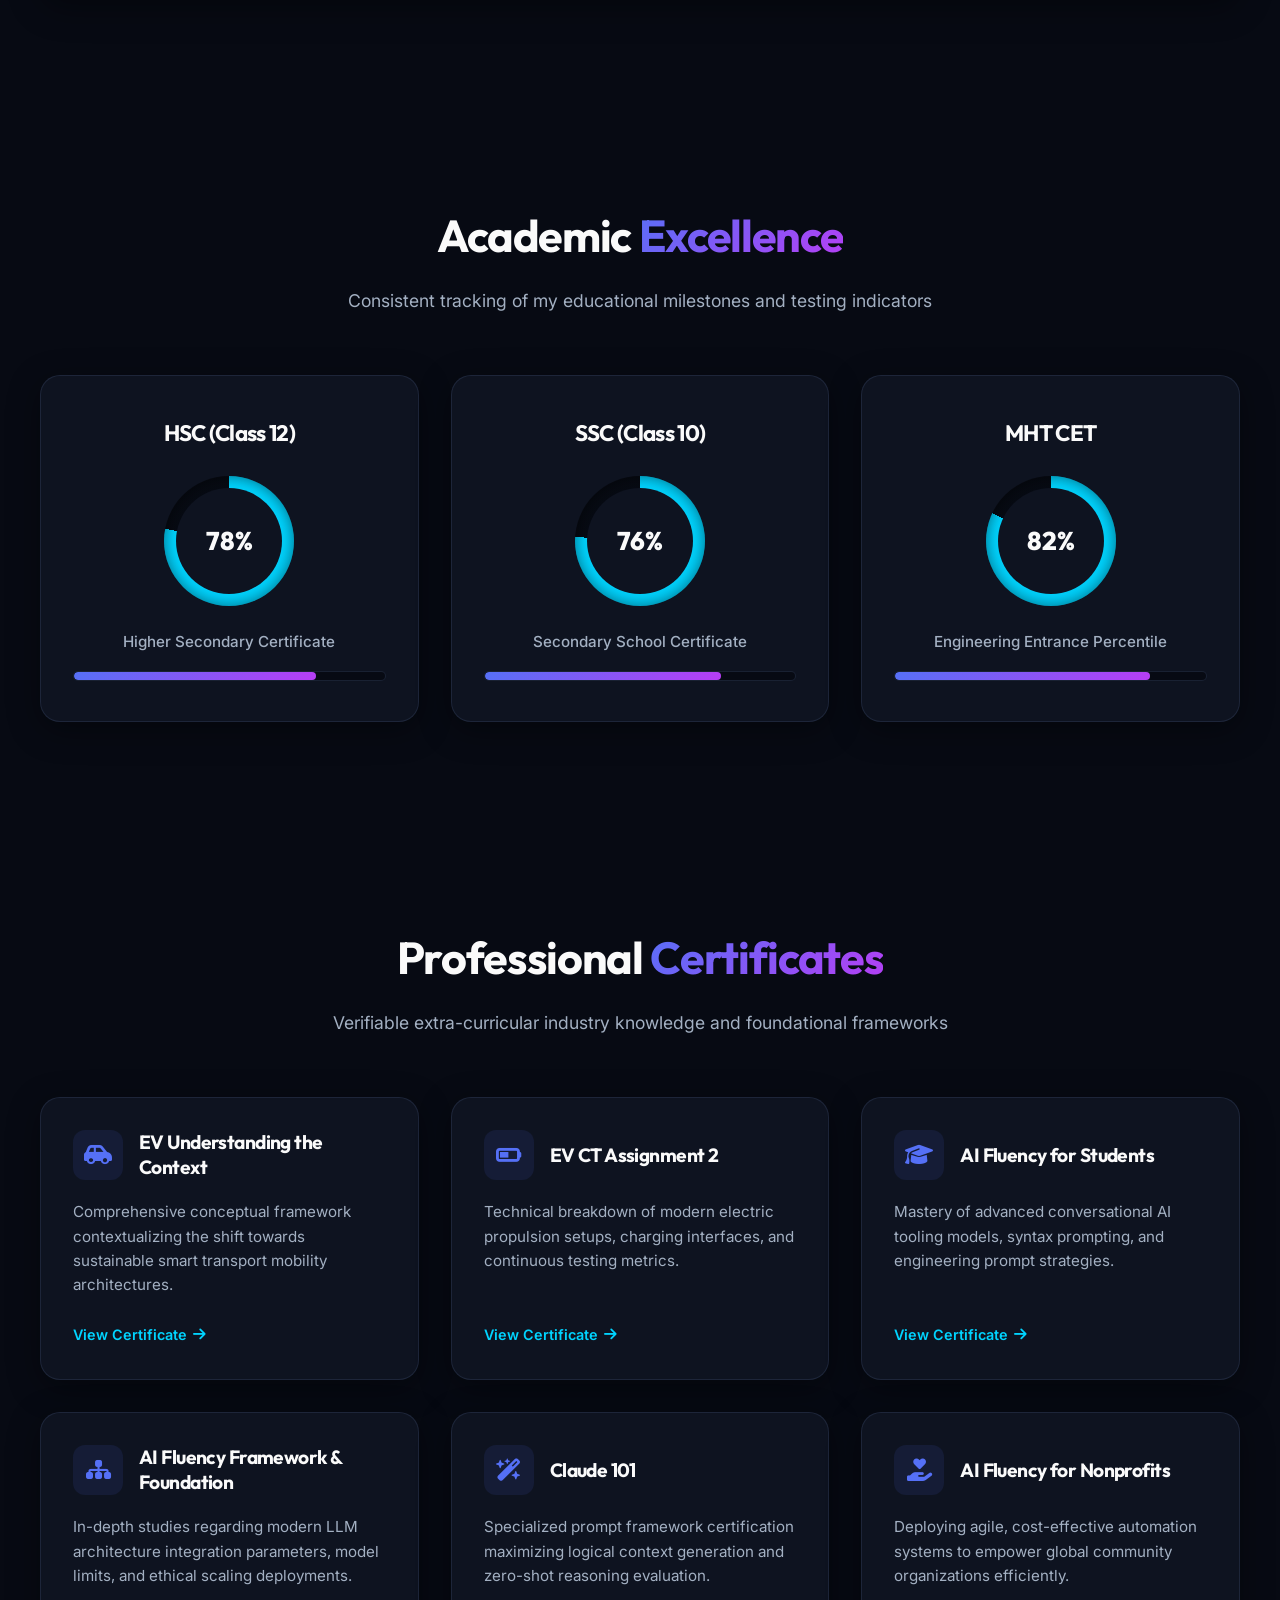
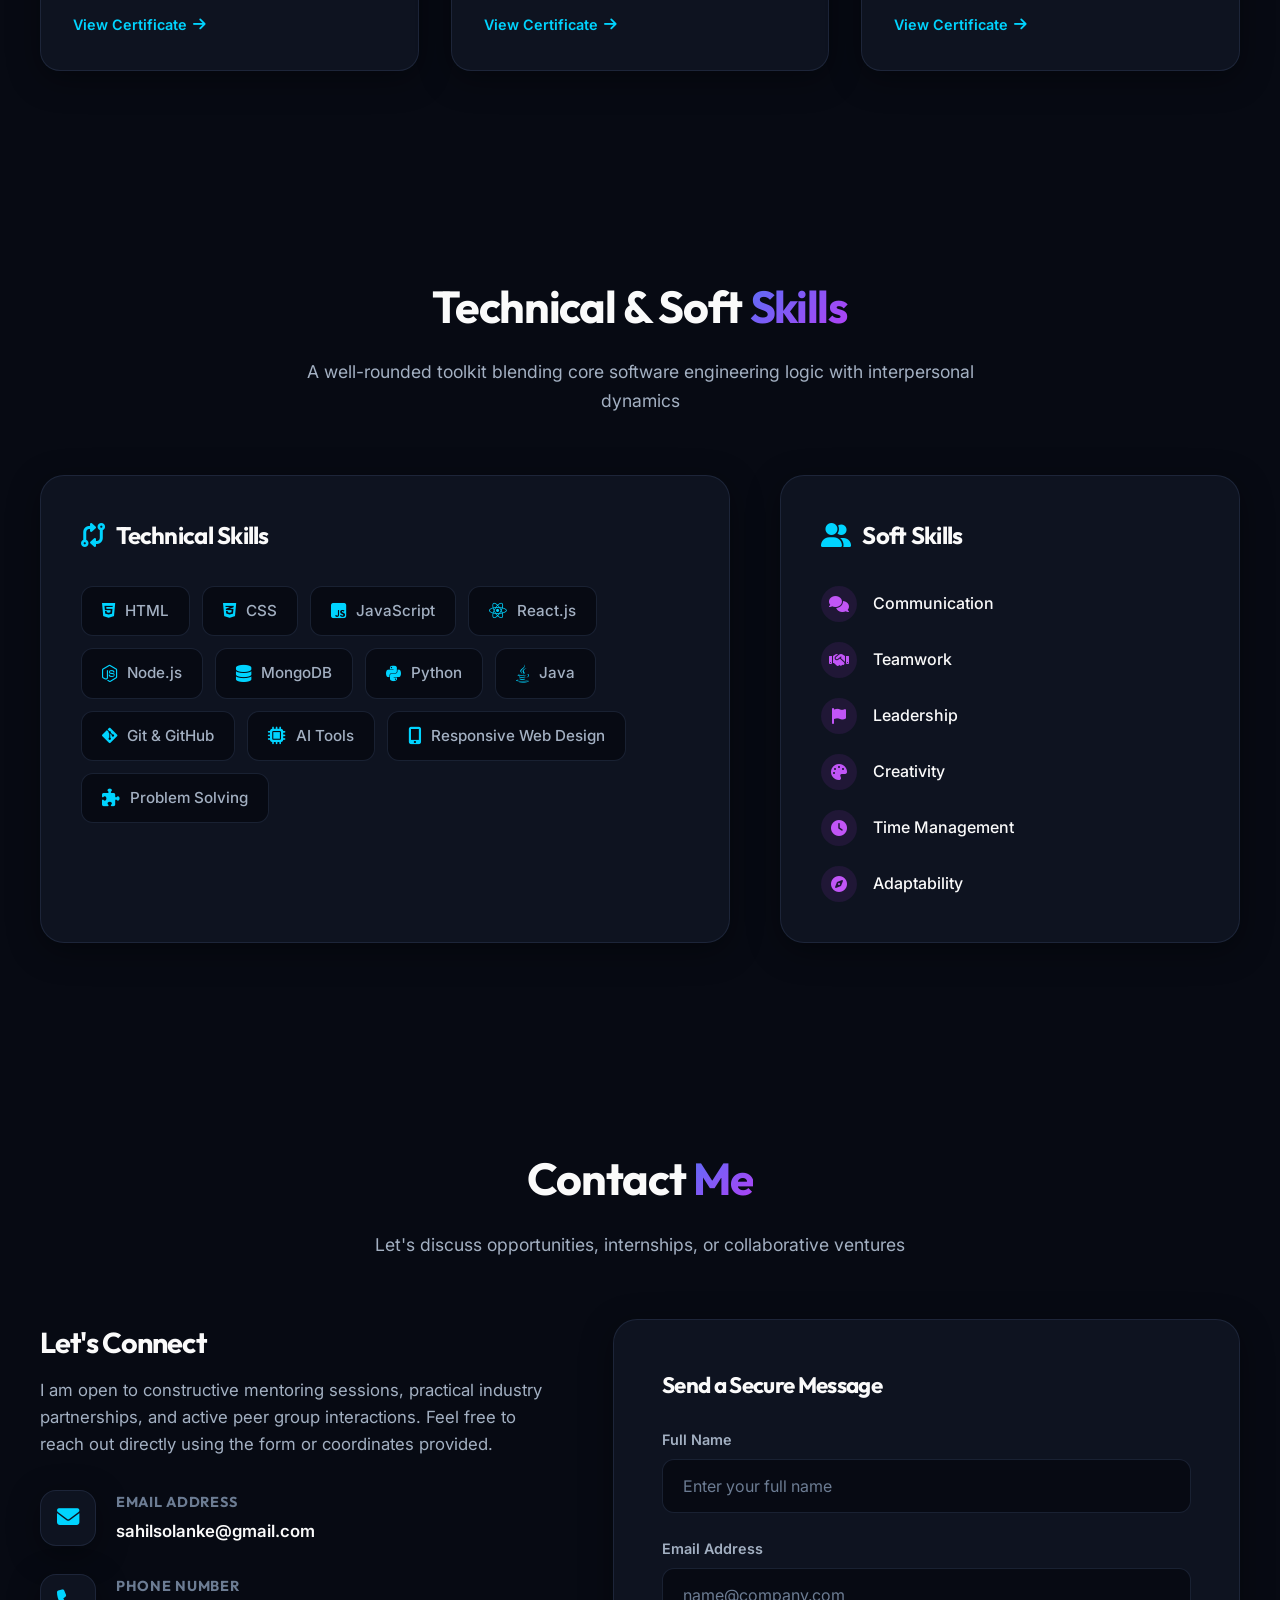
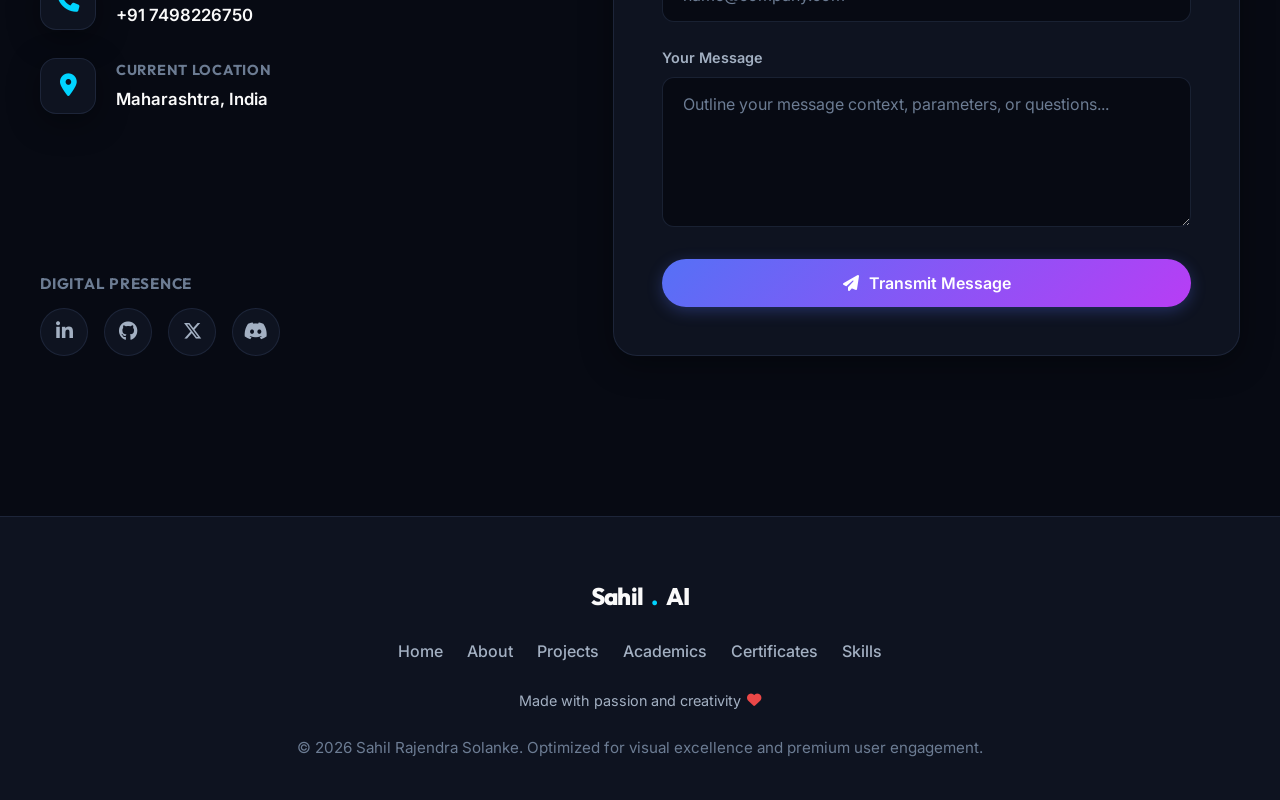
<file: portfolio.html>
<!DOCTYPE html>
<html lang="en">

<head>
    <meta charset="UTF-8">
    <meta name="viewport" content="width=device-width, initial-scale=1.0">
    <title>Sahil Rajendra Solanke | Premium AI Portfolio</title>
    <!-- Favicon / Theme color -->
    <meta name="theme-color" content="#070d19">
    <meta name="description"
        content="Modern, responsive, and professional personal portfolio website of Sahil Rajendra Solanke, software engineering student and AI enthusiast.">

    <!-- Link Font Awesome icons -->
    <link rel="stylesheet" href="https://cdnjs.cloudflare.com/ajax/libs/font-awesome/6.4.0/css/all.min.css">

    <!-- Link External Stylesheet -->
    <link rel="stylesheet" href="portfolio.css">
</head>

<body>

    <!-- Sticky Header Navigation -->
    <header id="header">
        <div class="container nav-container">
            <a href="#hero" class="logo">
                Sahil<span class="logo-dot">.</span>AI
            </a>
            <nav>
                <ul id="nav-links">
                    <li><a href="#hero" class="active">Home</a></li>
                    <li><a href="#about">About</a></li>
                    <li><a href="#projects">Projects</a></li>
                    <li><a href="#academics">Academics</a></li>
                    <li><a href="#certificates">Certificates</a></li>
                    <li><a href="#skills">Skills</a></li>
                    <li><a href="#contact">Contact</a></li>
                </ul>
            </nav>
            <!-- Light/Dark Mode Switcher -->
            <button class="theme-toggle" id="theme-toggle-btn" aria-label="Toggle Theme" title="Switch Theme">
                <i class="fa-solid fa-moon" id="theme-icon"></i>
            </button>
        </div>
    </header>

    <main>
        <!-- Hero Section -->
        <section id="hero" class="hero container">
            <div class="hero-grid">
                <div class="hero-content reveal-left">
                    <div class="hero-greeting"><i class="fa-solid fa-terminal"></i> Hello World, I am</div>
                    <h1 class="hero-title">Sahil Rajendra <br><span class="gradient-text">Solanke</span></h1>

                    <!-- Typing Animation Tagline Container -->
                    <div class="tagline-container">
                        <span class="typed-tagline" id="typed-text"></span>
                    </div>

                    <p class="hero-desc">
                        Welcome to my professional developer portfolio. I am an aspiring software engineer blending
                        modern web programming methodologies with artificial intelligence tooling to construct
                        practical, user-centric software solutions.
                    </p>

                    <div class="btn-group">
                        <a href="#projects" class="btn btn-primary">
                            <i class="fa-solid fa-layer-group"></i> View Projects
                        </a>
                        <a href="#contact" class="btn btn-outline">
                            <i class="fa-solid fa-download"></i> Download Resume
                        </a>
                        <a href="#contact" class="btn btn-outline">
                            <i class="fa-solid fa-paper-plane"></i> Contact Me
                        </a>
                    </div>
                </div>

                <!-- Professional Profile Image Demonstration -->
                <div class="hero-image-wrapper reveal-right">
                    <div class="hero-image-frame">
                        <img src="sahil_profile.jpg" alt="Sahil Rajendra Solanke Profile Photo">
                        <div class="floating-badge">
                            <i class="fa-solid fa-code floating-badge-icon"></i>
                            <span class="floating-badge-text">First-Year Engineer</span>
                        </div>
                    </div>
                </div>
            </div>
        </section>

        <!-- About Me Section -->
        <section id="about" class="section container">
            <div class="section-header reveal">
                <h2 class="section-title">About <span class="gradient-text">Me</span></h2>
                <p class="section-subtitle">Get to know my engineering background and motivation</p>
            </div>

            <div class="about-grid">
                <div class="about-card reveal-left">
                    <p class="about-text">
                        I am an enthusiastic engineering student passionate about software development, AI tools, web
                        technologies, and problem-solving. I enjoy building practical applications and continuously
                        learning modern technologies to improve my technical and creative skills.
                    </p>
                    <p class="about-text">
                        My philosophy revolves around bridging raw analytical engineering concepts with intuitive
                        designs, constantly iterating, and expanding my horizons within high-impact tech ecosystems.
                    </p>
                </div>

                <div class="highlights-container reveal-right">
                    <div class="highlight-item">
                        <div class="highlight-icon"><i class="fa-solid fa-fire-flame-curved"></i></div>
                        <div class="highlight-title">Passion for technology</div>
                    </div>
                    <div class="highlight-item">
                        <div class="highlight-icon"><i class="fa-solid fa-people-group"></i></div>
                        <div class="highlight-title">Team collaboration</div>
                    </div>
                    <div class="highlight-item">
                        <div class="highlight-icon"><i class="fa-solid fa-bolt"></i></div>
                        <div class="highlight-title">Quick learner</div>
                    </div>
                    <div class="highlight-item">
                        <div class="highlight-icon"><i class="fa-solid fa-brain"></i></div>
                        <div class="highlight-title">Interested in AI and web development</div>
                    </div>
                    <div class="highlight-item">
                        <div class="highlight-icon"><i class="fa-solid fa-lightbulb"></i></div>
                        <div class="highlight-title">Problem-solving mindset</div>
                    </div>
                </div>
            </div>
        </section>

        <!-- Projects Section -->
        <section id="projects" class="section container">
            <div class="section-header reveal">
                <h2 class="section-title">Featured <span class="gradient-text">Projects</span></h2>
                <p class="section-subtitle">Showcasing my technical implementation skills and full-stack solutions</p>
            </div>

            <div class="projects-list">
                <!-- Project 1: DocTack -->
                <div class="project-card reveal">
                    <div class="project-visual">
                        <img src="doctack_visual.png" alt="DocTack Healthcare Application Dashboard Interface">
                    </div>
                    <div class="project-info">
                        <div>
                            <div class="project-type">Healthcare Website</div>
                            <h3 class="project-title">DocTack</h3>
                            <p class="project-desc">
                                DocTack is a healthcare management website designed for doctors, hospitals, and
                                patients. The platform helps hospitals manage appointments, doctor profiles, patient
                                records, and medical services efficiently. The website focuses on improving
                                communication between hospitals and patients with a user-friendly dashboard and secure
                                data handling.
                            </p>

                            <div class="features-list">
                                <div class="feature-item"><i class="fa-solid fa-check"></i> Doctor appointment booking
                                </div>
                                <div class="feature-item"><i class="fa-solid fa-check"></i> Hospital management
                                    dashboard</div>
                                <div class="feature-item"><i class="fa-solid fa-check"></i> Patient records management
                                </div>
                                <div class="feature-item"><i class="fa-solid fa-check"></i> Responsive design</div>
                                <div class="feature-item"><i class="fa-solid fa-check"></i> Secure login system</div>
                                <div class="feature-item"><i class="fa-solid fa-check"></i> User-friendly interface
                                </div>
                            </div>

                            <div class="tech-tags">
                                <span class="tech-tag">HTML</span>
                                <span class="tech-tag">CSS</span>
                                <span class="tech-tag">JavaScript</span>
                                <span class="tech-tag">React</span>
                                <span class="tech-tag">Node.js</span>
                                <span class="tech-tag">MongoDB</span>
                            </div>
                        </div>

                        <div class="btn-group" style="margin-top: 0;">
                            <a href="figma2.html" target="_blank" class="btn btn-primary">
                                <i class="fa-solid fa-arrow-up-right-from-square"></i> Live Demo
                            </a>
                            <a href="https://github.com/SahilSolanke1777" target="_blank" class="btn btn-outline">
                                <i class="fa-brands fa-github"></i> GitHub
                            </a>
                        </div>
                    </div>
                </div>

                <!-- Project 2: Electric Vehicles Basic Project -->
                <div class="project-card reveal" style="grid-template-columns: 1fr;">
                    <div class="project-info">
                        <div>
                            <div class="project-type">Electric Vehicle Information Project</div>
                            <h3 class="project-title">Electric Vehicles Basic Project</h3>
                            <p class="project-desc">
                                This project is a basic electric vehicle platform created to provide information about
                                EV technology, vehicle types, battery systems, charging methods, and eco-friendly
                                transportation solutions. The project demonstrates understanding of sustainable mobility
                                and modern vehicle technologies.
                            </p>

                            <div class="features-list">
                                <div class="feature-item"><i class="fa-solid fa-check"></i> EV overview section</div>
                                <div class="feature-item"><i class="fa-solid fa-check"></i> Battery and charging info
                                </div>
                                <div class="feature-item"><i class="fa-solid fa-check"></i> Vehicle specifications</div>
                                <div class="feature-item"><i class="fa-solid fa-check"></i> Responsive UI design</div>
                                <div class="feature-item"><i class="fa-solid fa-check"></i> Clean navigation</div>
                            </div>

                            <div class="tech-tags">
                                <span class="tech-tag">HTML</span>
                                <span class="tech-tag">CSS</span>
                                <span class="tech-tag">JavaScript</span>
                            </div>
                        </div>

                        <div class="btn-group" style="margin-top: 0;">
                            <a href="#" class="btn btn-outline"
                                onclick="alert('EV Project Deployment ready.'); return false;">
                                <i class="fa-solid fa-arrow-up-right-from-square"></i> Live Preview
                            </a>
                            <a href="https://github.com/SahilSolanke1777" target="_blank" class="btn btn-outline">
                                <i class="fa-brands fa-github"></i> Source Code
                            </a>
                        </div>
                    </div>
                </div>
            </div>
        </section>

        <!-- Academics Section -->
        <section id="academics" class="section container">
            <div class="section-header reveal">
                <h2 class="section-title">Academic <span class="gradient-text">Excellence</span></h2>
                <p class="section-subtitle">Consistent tracking of my educational milestones and testing indicators</p>
            </div>

            <div class="academics-grid reveal">
                <!-- Card 1: HSC -->
                <div class="academic-card">
                    <h3 class="academic-level">HSC (Class 12)</h3>
                    <div class="radial-progress" data-percentage="78" style="--percentage: 78%;">
                        <span class="progress-value">78%</span>
                    </div>
                    <p class="academic-score-label">Higher Secondary Certificate</p>
                    <div class="progress-bar-container">
                        <div class="progress-bar-fill" style="width: 78%;"></div>
                    </div>
                </div>

                <!-- Card 2: SSC -->
                <div class="academic-card">
                    <h3 class="academic-level">SSC (Class 10)</h3>
                    <div class="radial-progress" data-percentage="76" style="--percentage: 76%;">
                        <span class="progress-value">76%</span>
                    </div>
                    <p class="academic-score-label">Secondary School Certificate</p>
                    <div class="progress-bar-container">
                        <div class="progress-bar-fill" style="width: 76%;"></div>
                    </div>
                </div>

                <!-- Card 3: MHT CET -->
                <div class="academic-card">
                    <h3 class="academic-level">MHT CET</h3>
                    <div class="radial-progress" data-percentage="82" style="--percentage: 82%;">
                        <span class="progress-value">82%</span>
                    </div>
                    <p class="academic-score-label">Engineering Entrance Percentile</p>
                    <div class="progress-bar-container">
                        <div class="progress-bar-fill" style="width: 82%;"></div>
                    </div>
                </div>
            </div>
        </section>

        <!-- Certificates Section -->
        <section id="certificates" class="section container">
            <div class="section-header reveal">
                <h2 class="section-title">Professional <span class="gradient-text">Certificates</span></h2>
                <p class="section-subtitle">Verifiable extra-curricular industry knowledge and foundational frameworks
                </p>
            </div>

            <div class="certificates-grid reveal">
                <!-- Certificate 1 -->
                <div class="certificate-card">
                    <div>
                        <div class="cert-header">
                            <div class="cert-icon"><i class="fa-solid fa-car-side"></i></div>
                            <h3 class="cert-title">EV Understanding the Context</h3>
                        </div>
                        <p class="cert-desc">
                            Comprehensive conceptual framework contextualizing the shift towards sustainable smart
                            transport mobility architectures.
                        </p>
                    </div>
                    <div class="cert-footer">
                        <a href="FINAL NASSCOM Act.pdf" target="_blank" class="btn-link">
                            View Certificate <i class="fa-solid fa-arrow-right"></i>
                        </a>
                    </div>
                </div>

                <!-- Certificate 2 -->
                <div class="certificate-card">
                    <div>
                        <div class="cert-header">
                            <div class="cert-icon"><i class="fa-solid fa-battery-half"></i></div>
                            <h3 class="cert-title">EV CT Assignment 2</h3>
                        </div>
                        <p class="cert-desc">
                            Technical breakdown of modern electric propulsion setups, charging interfaces, and
                            continuous testing metrics.
                        </p>
                    </div>
                    <div class="cert-footer">
                        <a href="FINAL NASSCOM Act.pdf" target="_blank" class="btn-link">
                            View Certificate <i class="fa-solid fa-arrow-right"></i>
                        </a>
                    </div>
                </div>

                <!-- Certificate 3 -->
                <div class="certificate-card">
                    <div>
                        <div class="cert-header">
                            <div class="cert-icon"><i class="fa-solid fa-graduation-cap"></i></div>
                            <h3 class="cert-title">AI Fluency for Students</h3>
                        </div>
                        <p class="cert-desc">
                            Mastery of advanced conversational AI tooling models, syntax prompting, and engineering
                            prompt strategies.
                        </p>
                    </div>
                    <div class="cert-footer">
                        <a href="03 AI Fluency for students.pdf" target="_blank" class="btn-link">
                            View Certificate <i class="fa-solid fa-arrow-right"></i>
                        </a>
                    </div>
                </div>

                <!-- Certificate 4 -->
                <div class="certificate-card">
                    <div>
                        <div class="cert-header">
                            <div class="cert-icon"><i class="fa-solid fa-sitemap"></i></div>
                            <h3 class="cert-title">AI Fluency Framework & Foundation</h3>
                        </div>
                        <p class="cert-desc">
                            In-depth studies regarding modern LLM architecture integration parameters, model limits, and
                            ethical scaling deployments.
                        </p>
                    </div>
                    <div class="cert-footer">
                        <a href="02 AI Fluency Framework & Foundation.pdf" target="_blank" class="btn-link">
                            View Certificate <i class="fa-solid fa-arrow-right"></i>
                        </a>
                    </div>
                </div>

                <!-- Certificate 5 -->
                <div class="certificate-card">
                    <div>
                        <div class="cert-header">
                            <div class="cert-icon"><i class="fa-solid fa-wand-magic-sparkles"></i></div>
                            <h3 class="cert-title">Claude 101</h3>
                        </div>
                        <p class="cert-desc">
                            Specialized prompt framework certification maximizing logical context generation and
                            zero-shot reasoning evaluation.
                        </p>
                    </div>
                    <div class="cert-footer">
                        <a href="04 Claude 101 .pdf" target="_blank" class="btn-link">
                            View Certificate <i class="fa-solid fa-arrow-right"></i>
                        </a>
                    </div>
                </div>

                <!-- Certificate 6 -->
                <div class="certificate-card">
                    <div>
                        <div class="cert-header">
                            <div class="cert-icon"><i class="fa-solid fa-hand-holding-heart"></i></div>
                            <h3 class="cert-title">AI Fluency for Nonprofits</h3>
                        </div>
                        <p class="cert-desc">
                            Deploying agile, cost-effective automation systems to empower global community organizations
                            efficiently.
                        </p>
                    </div>
                    <div class="cert-footer">
                        <a href="01 AI Fluency for nonprofits.pdf" target="_blank" class="btn-link">
                            View Certificate <i class="fa-solid fa-arrow-right"></i>
                        </a>
                    </div>
                </div>
            </div>
        </section>

        <!-- Skills Section -->
        <section id="skills" class="section container">
            <div class="section-header reveal">
                <h2 class="section-title">Technical & Soft <span class="gradient-text">Skills</span></h2>
                <p class="section-subtitle">A well-rounded toolkit blending core software engineering logic with
                    interpersonal dynamics</p>
            </div>

            <div class="skills-container reveal">
                <!-- Technical Skills -->
                <div class="skills-box">
                    <h3 class="skills-box-title"><i class="fa-solid fa-code-compare"></i> Technical Skills</h3>
                    <div class="tech-skills-grid">
                        <div class="skill-badge"><i class="fa-brands fa-html5"></i> HTML</div>
                        <div class="skill-badge"><i class="fa-brands fa-css3-alt"></i> CSS</div>
                        <div class="skill-badge"><i class="fa-brands fa-square-js"></i> JavaScript</div>
                        <div class="skill-badge"><i class="fa-brands fa-react"></i> React.js</div>
                        <div class="skill-badge"><i class="fa-brands fa-node-js"></i> Node.js</div>
                        <div class="skill-badge"><i class="fa-solid fa-database"></i> MongoDB</div>
                        <div class="skill-badge"><i class="fa-brands fa-python"></i> Python</div>
                        <div class="skill-badge"><i class="fa-brands fa-java"></i> Java</div>
                        <div class="skill-badge"><i class="fa-brands fa-git-alt"></i> Git & GitHub</div>
                        <div class="skill-badge"><i class="fa-solid fa-microchip"></i> AI Tools</div>
                        <div class="skill-badge"><i class="fa-solid fa-mobile-screen-button"></i> Responsive Web Design
                        </div>
                        <div class="skill-badge"><i class="fa-solid fa-puzzle-piece"></i> Problem Solving</div>
                    </div>
                </div>

                <!-- Soft Skills -->
                <div class="skills-box">
                    <h3 class="skills-box-title"><i class="fa-solid fa-user-group"></i> Soft Skills</h3>
                    <div class="soft-skills-list">
                        <div class="soft-skill-row">
                            <div class="soft-skill-icon"><i class="fa-solid fa-comments"></i></div>
                            <span class="soft-skill-name">Communication</span>
                        </div>
                        <div class="soft-skill-row">
                            <div class="soft-skill-icon"><i class="fa-solid fa-handshake"></i></div>
                            <span class="soft-skill-name">Teamwork</span>
                        </div>
                        <div class="soft-skill-row">
                            <div class="soft-skill-icon"><i class="fa-solid fa-flag"></i></div>
                            <span class="soft-skill-name">Leadership</span>
                        </div>
                        <div class="soft-skill-row">
                            <div class="soft-skill-icon"><i class="fa-solid fa-palette"></i></div>
                            <span class="soft-skill-name">Creativity</span>
                        </div>
                        <div class="soft-skill-row">
                            <div class="soft-skill-icon"><i class="fa-solid fa-clock"></i></div>
                            <span class="soft-skill-name">Time Management</span>
                        </div>
                        <div class="soft-skill-row">
                            <div class="soft-skill-icon"><i class="fa-solid fa-compass"></i></div>
                            <span class="soft-skill-name">Adaptability</span>
                        </div>
                    </div>
                </div>
            </div>
        </section>

        <!-- Contact Section -->
        <section id="contact" class="section container">
            <div class="section-header reveal">
                <h2 class="section-title">Contact <span class="gradient-text">Me</span></h2>
                <p class="section-subtitle">Let's discuss opportunities, internships, or collaborative ventures</p>
            </div>

            <div class="contact-wrapper reveal">
                <!-- Info Panel -->
                <div class="contact-info-panel">
                    <div>
                        <h3 style="font-size: 1.8rem; margin-bottom: 12px; color: var(--text-main);">Let's Connect</h3>
                        <p style="color: var(--text-muted); font-size: 1.05rem;">
                            I am open to constructive mentoring sessions, practical industry partnerships, and active
                            peer group interactions. Feel free to reach out directly using the form or coordinates
                            provided.
                        </p>

                        <div class="contact-details">
                            <div class="contact-detail-card">
                                <div class="contact-icon-box"><i class="fa-solid fa-envelope"></i></div>
                                <div class="contact-meta">
                                    <h4>Email Address</h4>
                                    <a href="mailto:sahil.solanke@example.com">sahilsolanke@gmail.com</a>
                                </div>
                            </div>

                            <div class="contact-detail-card">
                                <div class="contact-icon-box"><i class="fa-solid fa-phone"></i></div>
                                <div class="contact-meta">
                                    <h4>Phone Number</h4>
                                    <p>+91 7498226750</p>
                                </div>
                            </div>

                            <div class="contact-detail-card">
                                <div class="contact-icon-box"><i class="fa-solid fa-location-dot"></i></div>
                                <div class="contact-meta">
                                    <h4>Current Location</h4>
                                    <p>Maharashtra, India</p>
                                </div>
                            </div>
                        </div>
                    </div>

                    <!-- Animated Social Icons Container -->
                    <div>
                        <h4
                            style="font-size: 0.95rem; color: var(--text-dim); text-transform: uppercase; margin-bottom: 12px; letter-spacing: 0.05em;">
                            Digital Presence</h4>
                        <div class="social-links">
                            <a href="https://www.linkedin.com/in/sahil-solanke-022aa6329?utm_source=share&utm_campaign=share_via&utm_content=profile&utm_medium=android_app"
                                target="_blank" class="social-btn" aria-label="LinkedIn Profile"><i
                                    class="fa-brands fa-linkedin-in"></i></a>
                            <a href="https://github.com/SahilSolanke1777" target="_blank" class="social-btn"
                                aria-label="GitHub Profile"><i class="fa-brands fa-github"></i></a>
                            <a href="#" class="social-btn" aria-label="Twitter Profile"
                                onclick="alert('Twitter link placeholder.'); return false;"><i
                                    class="fa-brands fa-x-twitter"></i></a>
                            <a href="#" class="social-btn" aria-label="Discord Profile"
                                onclick="alert('Discord user tag link placeholder.'); return false;"><i
                                    class="fa-brands fa-discord"></i></a>
                        </div>
                    </div>
                </div>

                <!-- Fully Custom Styled Form -->
                <form class="contact-form"
                    onsubmit="alert('Message captured securely! Sahil will respond promptly.'); return false;">
                    <h3 style="font-size: 1.4rem; color: var(--text-main);">Send a Secure Message</h3>

                    <div class="form-group">
                        <label for="sender-name" class="form-label">Full Name</label>
                        <input type="text" id="sender-name" class="form-control" placeholder="Enter your full name"
                            required>
                    </div>

                    <div class="form-group">
                        <label for="sender-email" class="form-label">Email Address</label>
                        <input type="email" id="sender-email" class="form-control" placeholder="name@company.com"
                            required>
                    </div>

                    <div class="form-group">
                        <label for="sender-msg" class="form-label">Your Message</label>
                        <textarea id="sender-msg" class="form-control"
                            placeholder="Outline your message context, parameters, or questions..." required></textarea>
                    </div>

                    <button type="submit" class="btn btn-primary" style="justify-content: center; margin-top: 8px;">
                        <i class="fa-solid fa-paper-plane"></i> Transmit Message
                    </button>
                </form>
            </div>
        </section>
    </main>

    <!-- Footer -->
    <footer>
        <div class="container footer-content">
            <a href="#hero" class="logo" style="font-size: 1.5rem;">
                Sahil<span class="logo-dot">.</span>AI
            </a>

            <ul class="footer-nav">
                <li><a href="#hero">Home</a></li>
                <li><a href="#about">About</a></li>
                <li><a href="#projects">Projects</a></li>
                <li><a href="#academics">Academics</a></li>
                <li><a href="#certificates">Certificates</a></li>
                <li><a href="#skills">Skills</a></li>
            </ul>

            <div class="love-message">
                <span>Made with passion and creativity</span> <i class="fa-solid fa-heart"></i>
            </div>

            <p class="copyright">&copy; 2026 Sahil Rajendra Solanke. Optimized for visual excellence and premium user
                engagement.</p>
        </div>
    </footer>

    <!-- Scroll to Top Float Trigger -->
    <button id="scroll-top-btn" class="scroll-top-btn" aria-label="Scroll back to top" title="Scroll to Top">
        <i class="fa-solid fa-arrow-up"></i>
    </button>

    <!-- Link custom JS logic -->
    <script src="portfolio.js"></script>
</body>

</html>
</file>
<file: portfolio.css>
@import url('https://fonts.googleapis.com/css2?family=Inter:wght@300;400;500;600;700&family=Outfit:wght@400;500;600;700;800&display=swap');

/* Curated Premium Design System Tokens */
:root {
    /* Dark Mode (Default Premium Aesthetic) */
    --bg-base: hsl(222, 47%, 5%);
    --bg-surface: hsl(222, 40%, 9%);
    --bg-surface-hover: hsl(222, 35%, 14%);
    --bg-glass: hsla(222, 45%, 10%, 0.7);
    --border-glass: hsla(222, 30%, 25%, 0.5);
    
    --text-main: hsl(0, 0%, 98%);
    --text-muted: hsl(215, 20%, 70%);
    --text-dim: hsl(215, 15%, 50%);
    
    --primary-gradient: linear-gradient(135deg, hsl(230, 90%, 65%), hsl(280, 90%, 60%));
    --accent-glow: hsl(190, 100%, 50%);
    --accent-color: hsl(190, 100%, 50%);
    --primary-color: hsl(230, 90%, 65%);
    
    --card-shadow: 0 8px 32px 0 hsla(0, 0%, 0%, 0.37);
    --glow-shadow: 0 0 20px hsla(190, 100%, 50%, 0.2);
    
    --transition-smooth: all 0.4s cubic-bezier(0.16, 1, 0.3, 1);
}

/* Light Mode Overrides */
body.light-mode {
    --bg-base: hsl(210, 30%, 98%);
    --bg-surface: hsl(0, 0%, 100%);
    --bg-surface-hover: hsl(210, 20%, 95%);
    --bg-glass: hsla(0, 0%, 100%, 0.75);
    --border-glass: hsla(220, 20%, 85%, 0.7);
    
    --text-main: hsl(222, 47%, 8%);
    --text-muted: hsl(215, 25%, 35%);
    --text-dim: hsl(215, 20%, 55%);
    
    --primary-gradient: linear-gradient(135deg, hsl(230, 85%, 55%), hsl(280, 85%, 50%));
    --accent-glow: hsl(230, 90%, 60%);
    --accent-color: hsl(230, 85%, 55%);
    
    --card-shadow: 0 8px 30px 0 hsla(220, 30%, 80%, 0.4);
    --glow-shadow: 0 0 20px hsla(230, 85%, 55%, 0.15);
}

/* Base resets & styles */
*, *::before, *::after {
    margin: 0;
    padding: 0;
    box-sizing: border-box;
}

html {
    scroll-behavior: smooth;
    scrollbar-width: thin;
    scrollbar-color: var(--accent-color) var(--bg-surface);
}

body {
    font-family: 'Inter', sans-serif;
    background-color: var(--bg-base);
    color: var(--text-main);
    line-height: 1.6;
    overflow-x: hidden;
    transition: background-color 0.4s ease, color 0.4s ease;
}

/* Custom Webkit Scrollbar */
::-webkit-scrollbar {
    width: 10px;
}
::-webkit-scrollbar-track {
    background: var(--bg-base);
}
::-webkit-scrollbar-thumb {
    background: var(--border-glass);
    border-radius: 5px;
}
::-webkit-scrollbar-thumb:hover {
    background: var(--accent-color);
}

/* Typography Utility */
h1, h2, h3, h4, .logo {
    font-family: 'Outfit', sans-serif;
    font-weight: 700;
    letter-spacing: -0.03em;
}

.gradient-text {
    background: var(--primary-gradient);
    -webkit-background-clip: text;
    -webkit-text-fill-color: transparent;
    display: inline-block;
}

/* Layout Containers */
.container {
    max-width: 1200px;
    margin: 0 auto;
    padding: 0 24px;
}

/* Sticky Navigation Header */
header {
    position: sticky;
    top: 0;
    left: 0;
    width: 100%;
    z-index: 1000;
    background: var(--bg-glass);
    backdrop-filter: blur(16px);
    -webkit-backdrop-filter: blur(16px);
    border-bottom: 1px solid var(--border-glass);
    transition: var(--transition-smooth);
}

.nav-container {
    display: flex;
    justify-content: space-between;
    align-items: center;
    height: 80px;
}

.logo {
    font-size: 1.8rem;
    font-weight: 800;
    color: var(--text-main);
    text-decoration: none;
    display: flex;
    align-items: center;
    gap: 8px;
}

.logo-dot {
    color: var(--accent-color);
}

nav ul {
    display: flex;
    gap: 32px;
    list-style: none;
    align-items: center;
}

nav a {
    text-decoration: none;
    color: var(--text-muted);
    font-weight: 500;
    font-size: 0.95rem;
    transition: var(--transition-smooth);
    position: relative;
    padding: 6px 0;
}

nav a::after {
    content: '';
    position: absolute;
    bottom: 0;
    left: 0;
    width: 0;
    height: 2px;
    background: var(--primary-gradient);
    transition: var(--transition-smooth);
    border-radius: 2px;
}

nav a:hover, nav a.active {
    color: var(--text-main);
}

nav a:hover::after, nav a.active::after {
    width: 100%;
}

/* Theme Toggle Button */
.theme-toggle {
    background: var(--bg-surface);
    border: 1px solid var(--border-glass);
    color: var(--text-main);
    width: 44px;
    height: 44px;
    border-radius: 50%;
    display: flex;
    align-items: center;
    justify-content: center;
    cursor: pointer;
    transition: var(--transition-smooth);
}

.theme-toggle:hover {
    background: var(--bg-surface-hover);
    transform: rotate(15deg) scale(1.05);
    border-color: var(--accent-color);
    box-shadow: var(--glow-shadow);
}

/* Buttons */
.btn-group {
    display: flex;
    gap: 16px;
    flex-wrap: wrap;
    margin-top: 32px;
}

.btn {
    display: inline-flex;
    align-items: center;
    gap: 10px;
    padding: 14px 28px;
    border-radius: 50px;
    font-weight: 600;
    font-size: 1rem;
    text-decoration: none;
    cursor: pointer;
    transition: var(--transition-smooth);
    border: none;
    outline: none;
    font-family: 'Inter', sans-serif;
}

.btn-primary {
    background: var(--primary-gradient);
    color: hsl(0, 0%, 100%);
    box-shadow: 0 4px 15px hsla(230, 90%, 65%, 0.3);
}

.btn-primary:hover {
    transform: translateY(-3px);
    box-shadow: 0 8px 25px hsla(230, 90%, 65%, 0.5);
}

.btn-outline {
    background: var(--bg-surface);
    color: var(--text-main);
    border: 1px solid var(--border-glass);
}

.btn-outline:hover {
    background: var(--bg-surface-hover);
    border-color: var(--accent-color);
    color: var(--accent-color);
    transform: translateY(-3px);
    box-shadow: var(--glow-shadow);
}

/* Hero Section */
.hero {
    min-height: calc(100vh - 80px);
    display: flex;
    align-items: center;
    padding: 40px 0;
    position: relative;
}

/* Background ambient glow effects */
.hero::before {
    content: '';
    position: absolute;
    top: 10%;
    left: 15%;
    width: 400px;
    height: 400px;
    background: radial-gradient(circle, hsla(230, 90%, 65%, 0.15) 0%, transparent 70%);
    filter: blur(50px);
    z-index: -1;
    border-radius: 50%;
}

.hero::after {
    content: '';
    position: absolute;
    bottom: 10%;
    right: 15%;
    width: 400px;
    height: 400px;
    background: radial-gradient(circle, hsla(190, 100%, 50%, 0.12) 0%, transparent 70%);
    filter: blur(50px);
    z-index: -1;
    border-radius: 50%;
}

.hero-grid {
    display: grid;
    grid-template-columns: 1.2fr 0.8fr;
    gap: 60px;
    align-items: center;
    width: 100%;
}

.hero-content {
    max-width: 650px;
}

.hero-greeting {
    font-size: 1.1rem;
    font-weight: 600;
    color: var(--accent-color);
    margin-bottom: 12px;
    letter-spacing: 0.1em;
    text-transform: uppercase;
}

.hero-title {
    font-size: 3.8rem;
    line-height: 1.1;
    margin-bottom: 20px;
}

/* Typing Animation Effect Styling */
.tagline-container {
    height: 36px;
    margin-bottom: 24px;
    display: flex;
    align-items: center;
}

.typed-tagline {
    font-size: 1.4rem;
    font-weight: 500;
    color: var(--text-muted);
    border-right: 2px solid var(--accent-color);
    white-space: nowrap;
    animation: blinkCursor 0.75s step-end infinite;
}

@keyframes blinkCursor {
    from, to { border-color: transparent; }
    50% { border-color: var(--accent-color); }
}

.hero-desc {
    font-size: 1.15rem;
    color: var(--text-muted);
    margin-bottom: 32px;
}

/* Hero Profile Image Asset Display */
.hero-image-wrapper {
    position: relative;
    display: flex;
    justify-content: center;
    align-items: center;
}

.hero-image-frame {
    width: 380px;
    height: 380px;
    border-radius: 30px;
    background: var(--bg-surface);
    padding: 12px;
    border: 1px solid var(--border-glass);
    box-shadow: var(--card-shadow), var(--glow-shadow);
    position: relative;
    overflow: hidden;
    transition: var(--transition-smooth);
}

.hero-image-frame:hover {
    transform: translateY(-10px) scale(1.02);
    border-color: var(--accent-color);
}

.hero-image-frame img {
    width: 100%;
    height: 100%;
    object-fit: cover;
    border-radius: 20px;
    background-color: hsl(222, 45%, 8%);
}

.floating-badge {
    position: absolute;
    bottom: 25px;
    left: -20px;
    background: var(--bg-glass);
    backdrop-filter: blur(12px);
    -webkit-backdrop-filter: blur(12px);
    padding: 12px 24px;
    border-radius: 16px;
    border: 1px solid var(--border-glass);
    box-shadow: var(--card-shadow);
    display: flex;
    align-items: center;
    gap: 12px;
    animation: floatBadge 6s ease-in-out infinite;
}

.floating-badge-icon {
    font-size: 1.5rem;
    color: var(--accent-color);
}

.floating-badge-text {
    font-size: 0.9rem;
    font-weight: 600;
    color: var(--text-main);
}

@keyframes floatBadge {
    0%, 100% { transform: translateY(0); }
    50% { transform: translateY(-12px); }
}

/* Common Section Layout */
.section {
    padding: 100px 0;
    position: relative;
}

.section-header {
    text-align: center;
    margin-bottom: 60px;
    max-width: 700px;
    margin-left: auto;
    margin-right: auto;
}

.section-title {
    font-size: 2.8rem;
    margin-bottom: 16px;
}

.section-subtitle {
    font-size: 1.1rem;
    color: var(--text-muted);
}

/* About Me Section */
.about-grid {
    display: grid;
    grid-template-columns: 1.1fr 0.9fr;
    gap: 50px;
    align-items: center;
}

.about-card {
    background: var(--bg-surface);
    border: 1px solid var(--border-glass);
    padding: 40px;
    border-radius: 24px;
    box-shadow: var(--card-shadow);
    position: relative;
}

.about-card::before {
    content: '';
    position: absolute;
    top: 0;
    left: 0;
    width: 100%;
    height: 4px;
    background: var(--primary-gradient);
    border-top-left-radius: 24px;
    border-top-right-radius: 24px;
}

.about-text {
    font-size: 1.1rem;
    color: var(--text-muted);
    margin-bottom: 24px;
    line-height: 1.8;
}

.highlights-container {
    display: flex;
    flex-direction: column;
    gap: 16px;
}

.highlight-item {
    display: flex;
    align-items: center;
    gap: 16px;
    background: var(--bg-base);
    padding: 16px 20px;
    border-radius: 12px;
    border: 1px solid var(--border-glass);
    transition: var(--transition-smooth);
}

.highlight-item:hover {
    border-color: var(--accent-color);
    transform: translateX(8px);
    background: var(--bg-surface-hover);
}

.highlight-icon {
    width: 40px;
    height: 40px;
    border-radius: 10px;
    background: hsla(190, 100%, 50%, 0.1);
    color: var(--accent-color);
    display: flex;
    align-items: center;
    justify-content: center;
    font-size: 1.2rem;
    flex-shrink: 0;
}

.highlight-title {
    font-weight: 600;
    color: var(--text-main);
    font-size: 1.05rem;
}

/* Projects Section */
.projects-list {
    display: flex;
    flex-direction: column;
    gap: 60px;
}

.project-card {
    background: var(--bg-surface);
    border: 1px solid var(--border-glass);
    border-radius: 24px;
    overflow: hidden;
    box-shadow: var(--card-shadow);
    display: grid;
    grid-template-columns: 1fr 1.2fr;
    transition: var(--transition-smooth);
}

.project-card:hover {
    transform: translateY(-8px);
    border-color: var(--border-glass);
    box-shadow: 0 15px 45px hsla(0, 0%, 0%, 0.5), var(--glow-shadow);
}

.project-card.reverse {
    grid-template-columns: 1.2fr 1fr;
}

.project-visual {
    position: relative;
    overflow: hidden;
    background: var(--bg-base);
    min-height: 320px;
    display: flex;
    align-items: center;
    justify-content: center;
}

.project-visual img {
    width: 100%;
    height: 100%;
    object-fit: cover;
    transition: transform 0.6s cubic-bezier(0.16, 1, 0.3, 1);
}

.project-card:hover .project-visual img {
    transform: scale(1.06);
}

.project-info {
    padding: 48px;
    display: flex;
    flex-direction: column;
    justify-content: space-between;
}

.project-type {
    font-size: 0.85rem;
    font-weight: 700;
    color: var(--accent-color);
    text-transform: uppercase;
    letter-spacing: 0.1em;
    margin-bottom: 8px;
}

.project-title {
    font-size: 2rem;
    margin-bottom: 16px;
    color: var(--text-main);
}

.project-desc {
    color: var(--text-muted);
    font-size: 1rem;
    margin-bottom: 24px;
    line-height: 1.7;
}

.features-list {
    display: grid;
    grid-template-columns: 1fr 1fr;
    gap: 10px;
    margin-bottom: 24px;
}

.feature-item {
    display: flex;
    align-items: center;
    gap: 8px;
    font-size: 0.9rem;
    color: var(--text-dim);
}

.feature-item i {
    color: var(--accent-color);
    font-size: 0.8rem;
}

.tech-tags {
    display: flex;
    flex-wrap: wrap;
    gap: 8px;
    margin-bottom: 32px;
}

.tech-tag {
    background: var(--bg-base);
    color: var(--accent-color);
    border: 1px solid var(--border-glass);
    padding: 6px 14px;
    border-radius: 50px;
    font-size: 0.8rem;
    font-weight: 600;
}

/* Academics Section */
.academics-grid {
    display: grid;
    grid-template-columns: repeat(3, 1fr);
    gap: 32px;
}

.academic-card {
    background: var(--bg-surface);
    border: 1px solid var(--border-glass);
    border-radius: 20px;
    padding: 40px 32px;
    text-align: center;
    box-shadow: var(--card-shadow);
    transition: var(--transition-smooth);
    position: relative;
    overflow: hidden;
}

.academic-card:hover {
    transform: translateY(-6px);
    border-color: var(--accent-color);
}

.academic-level {
    font-size: 1.4rem;
    font-weight: 700;
    margin-bottom: 24px;
    color: var(--text-main);
}

/* Circular/Radial Percentage Progress Chart */
.radial-progress {
    width: 130px;
    height: 130px;
    border-radius: 50%;
    margin: 0 auto 24px;
    position: relative;
    display: flex;
    align-items: center;
    justify-content: center;
    background: conic-gradient(var(--accent-color) var(--percentage, 0%), var(--bg-base) 0);
    box-shadow: inset 0 0 15px hsla(0, 0%, 0%, 0.5);
    transition: background 1.5s ease-out;
}

.radial-progress::before {
    content: '';
    position: absolute;
    width: 106px;
    height: 106px;
    border-radius: 50%;
    background: var(--bg-surface);
}

.progress-value {
    position: relative;
    font-size: 1.6rem;
    font-weight: 800;
    font-family: 'Outfit', sans-serif;
    color: var(--text-main);
}

.academic-score-label {
    font-size: 0.95rem;
    color: var(--text-muted);
    font-weight: 500;
}

/* Custom Sleek Bar Progress alternative logic */
.progress-bar-container {
    width: 100%;
    background: var(--bg-base);
    height: 10px;
    border-radius: 10px;
    overflow: hidden;
    margin-top: 16px;
    border: 1px solid var(--border-glass);
}

.progress-bar-fill {
    height: 100%;
    background: var(--primary-gradient);
    border-radius: 10px;
    width: 0%;
    transition: width 1.5s cubic-bezier(0.16, 1, 0.3, 1);
}

/* Certificates Section */
.certificates-grid {
    display: grid;
    grid-template-columns: repeat(auto-fill, minmax(340px, 1fr));
    gap: 32px;
}

.certificate-card {
    background: var(--bg-surface);
    border: 1px solid var(--border-glass);
    border-radius: 20px;
    padding: 32px;
    box-shadow: var(--card-shadow);
    transition: var(--transition-smooth);
    display: flex;
    flex-direction: column;
    justify-content: space-between;
    height: 100%;
}

.certificate-card:hover {
    transform: translateY(-6px);
    border-color: var(--accent-color);
    box-shadow: var(--card-shadow), var(--glow-shadow);
}

.cert-header {
    display: flex;
    align-items: center;
    gap: 16px;
    margin-bottom: 20px;
}

.cert-icon {
    width: 50px;
    height: 50px;
    border-radius: 12px;
    background: hsla(230, 90%, 65%, 0.1);
    color: var(--primary-color);
    display: flex;
    align-items: center;
    justify-content: center;
    font-size: 1.4rem;
    flex-shrink: 0;
}

.cert-title {
    font-size: 1.2rem;
    font-weight: 700;
    color: var(--text-main);
    line-height: 1.3;
}

.cert-desc {
    color: var(--text-muted);
    font-size: 0.95rem;
    margin-bottom: 24px;
    line-height: 1.6;
}

.cert-footer {
    margin-top: auto;
}

.btn-link {
    color: var(--accent-color);
    font-weight: 600;
    font-size: 0.9rem;
    text-decoration: none;
    display: inline-flex;
    align-items: center;
    gap: 6px;
    transition: var(--transition-smooth);
}

.btn-link:hover {
    gap: 10px;
    text-decoration: underline;
}

/* Skills Section */
.skills-container {
    display: grid;
    grid-template-columns: 1.2fr 0.8fr;
    gap: 50px;
}

.skills-box {
    background: var(--bg-surface);
    border: 1px solid var(--border-glass);
    border-radius: 24px;
    padding: 40px;
    box-shadow: var(--card-shadow);
}

.skills-box-title {
    font-size: 1.5rem;
    margin-bottom: 32px;
    display: flex;
    align-items: center;
    gap: 12px;
    color: var(--text-main);
}

.skills-box-title i {
    color: var(--accent-color);
}

/* Technical Skill Tags Grid */
.tech-skills-grid {
    display: flex;
    flex-wrap: wrap;
    gap: 12px;
}

.skill-badge {
    background: var(--bg-base);
    border: 1px solid var(--border-glass);
    padding: 12px 20px;
    border-radius: 12px;
    font-weight: 500;
    font-size: 0.95rem;
    color: var(--text-muted);
    display: flex;
    align-items: center;
    gap: 10px;
    transition: var(--transition-smooth);
}

.skill-badge:hover {
    color: var(--text-main);
    border-color: var(--accent-color);
    background: var(--bg-surface-hover);
    transform: translateY(-3px);
    box-shadow: var(--glow-shadow);
}

.skill-badge i {
    color: var(--accent-color);
    font-size: 1.1rem;
}

/* Soft Skills Layout */
.soft-skills-list {
    display: flex;
    flex-direction: column;
    gap: 20px;
}

.soft-skill-row {
    display: flex;
    align-items: center;
    gap: 16px;
}

.soft-skill-icon {
    width: 36px;
    height: 36px;
    border-radius: 50%;
    background: hsla(280, 90%, 60%, 0.1);
    color: hsl(280, 90%, 65%);
    display: flex;
    align-items: center;
    justify-content: center;
    font-size: 1rem;
    flex-shrink: 0;
}

.soft-skill-name {
    font-weight: 500;
    color: var(--text-main);
    font-size: 1rem;
}

/* Contact Section */
.contact-wrapper {
    display: grid;
    grid-template-columns: 0.9fr 1.1fr;
    gap: 60px;
}

.contact-info-panel {
    display: flex;
    flex-direction: column;
    justify-content: space-between;
}

.contact-details {
    display: flex;
    flex-direction: column;
    gap: 28px;
    margin-top: 32px;
    margin-bottom: 40px;
}

.contact-detail-card {
    display: flex;
    align-items: center;
    gap: 20px;
}

.contact-icon-box {
    width: 56px;
    height: 56px;
    border-radius: 16px;
    background: var(--bg-surface);
    border: 1px solid var(--border-glass);
    color: var(--accent-color);
    display: flex;
    align-items: center;
    justify-content: center;
    font-size: 1.4rem;
    box-shadow: var(--card-shadow);
    flex-shrink: 0;
    transition: var(--transition-smooth);
}

.contact-detail-card:hover .contact-icon-box {
    border-color: var(--accent-color);
    transform: scale(1.05);
    box-shadow: var(--glow-shadow);
}

.contact-meta h4 {
    font-size: 0.9rem;
    color: var(--text-dim);
    text-transform: uppercase;
    letter-spacing: 0.05em;
    margin-bottom: 4px;
}

.contact-meta p, .contact-meta a {
    font-size: 1.05rem;
    color: var(--text-main);
    font-weight: 600;
    text-decoration: none;
    transition: var(--transition-smooth);
}

.contact-meta a:hover {
    color: var(--accent-color);
}

/* Social links styling */
.social-links {
    display: flex;
    gap: 16px;
}

.social-btn {
    width: 48px;
    height: 48px;
    border-radius: 50%;
    background: var(--bg-surface);
    border: 1px solid var(--border-glass);
    color: var(--text-muted);
    display: flex;
    align-items: center;
    justify-content: center;
    font-size: 1.2rem;
    text-decoration: none;
    transition: var(--transition-smooth);
}

.social-btn:hover {
    color: var(--accent-color);
    border-color: var(--accent-color);
    background: var(--bg-surface-hover);
    transform: translateY(-4px);
    box-shadow: var(--glow-shadow);
}

/* Contact Form */
.contact-form {
    background: var(--bg-surface);
    border: 1px solid var(--border-glass);
    padding: 48px;
    border-radius: 24px;
    box-shadow: var(--card-shadow);
    display: flex;
    flex-direction: column;
    gap: 24px;
}

.form-group {
    display: flex;
    flex-direction: column;
    gap: 8px;
}

.form-label {
    font-size: 0.9rem;
    font-weight: 600;
    color: var(--text-muted);
}

.form-control {
    background: var(--bg-base);
    border: 1px solid var(--border-glass);
    padding: 16px 20px;
    border-radius: 12px;
    font-size: 1rem;
    color: var(--text-main);
    font-family: 'Inter', sans-serif;
    outline: none;
    transition: var(--transition-smooth);
}

.form-control::placeholder {
    color: var(--text-dim);
}

.form-control:focus {
    border-color: var(--accent-color);
    box-shadow: 0 0 0 3px hsla(190, 100%, 50%, 0.15);
}

textarea.form-control {
    resize: vertical;
    min-height: 150px;
}

/* Footer */
footer {
    border-top: 1px solid var(--border-glass);
    background: var(--bg-surface);
    padding: 60px 0 40px;
    margin-top: 60px;
}

.footer-content {
    display: flex;
    flex-direction: column;
    align-items: center;
    text-align: center;
    gap: 24px;
}

.footer-nav {
    display: flex;
    flex-wrap: wrap;
    justify-content: center;
    gap: 24px;
    list-style: none;
}

.footer-nav a {
    color: var(--text-muted);
    text-decoration: none;
    font-weight: 500;
    transition: var(--transition-smooth);
}

.footer-nav a:hover {
    color: var(--accent-color);
}

.copyright {
    color: var(--text-dim);
    font-size: 0.95rem;
}

.love-message {
    font-size: 0.9rem;
    color: var(--text-muted);
    display: flex;
    align-items: center;
    gap: 6px;
    justify-content: center;
}

.love-message i {
    color: hsl(0, 80%, 60%);
    animation: heartPulse 1.5s infinite;
}

@keyframes heartPulse {
    0%, 100% { transform: scale(1); }
    50% { transform: scale(1.2); }
}

/* Floating Scroll to top Button */
.scroll-top-btn {
    position: fixed;
    bottom: 30px;
    right: 30px;
    width: 50px;
    height: 50px;
    border-radius: 50%;
    background: var(--primary-gradient);
    color: white;
    border: none;
    display: flex;
    align-items: center;
    justify-content: center;
    font-size: 1.3rem;
    cursor: pointer;
    box-shadow: var(--card-shadow);
    z-index: 999;
    opacity: 0;
    visibility: hidden;
    transform: translateY(20px);
    transition: var(--transition-smooth);
}

.scroll-top-btn.show {
    opacity: 1;
    visibility: visible;
    transform: translateY(0);
}

.scroll-top-btn:hover {
    transform: translateY(-5px);
    box-shadow: 0 10px 25px hsla(230, 90%, 65%, 0.5);
}

/* Section Reveal Helper Animation Classes */
.reveal {
    opacity: 0;
    transform: translateY(30px);
    transition: all 0.8s cubic-bezier(0.16, 1, 0.3, 1);
}

.reveal.active {
    opacity: 1;
    transform: translateY(0);
}

.reveal-left {
    opacity: 0;
    transform: translateX(-40px);
    transition: all 0.8s cubic-bezier(0.16, 1, 0.3, 1);
}

.reveal-left.active {
    opacity: 1;
    transform: translateX(0);
}

.reveal-right {
    opacity: 0;
    transform: translateX(40px);
    transition: all 0.8s cubic-bezier(0.16, 1, 0.3, 1);
}

.reveal-right.active {
    opacity: 1;
    transform: translateX(0);
}

/* Responsive Mobile Rules */
@media (max-width: 992px) {
    .hero-grid, .about-grid, .project-card, .project-card.reverse, .skills-container, .contact-wrapper {
        grid-template-columns: 1fr;
        gap: 40px;
    }
    
    .hero-title {
        font-size: 3rem;
    }
    
    .academics-grid {
        grid-template-columns: 1fr;
    }
    
    .project-info {
        padding: 32px;
    }
    
    nav ul {
        display: none; /* Can implement elegant hamburger if desired, or fit simple footer nav */
    }
}

@media (max-width: 600px) {
    .section {
        padding: 60px 0;
    }
    
    .hero-title {
        font-size: 2.3rem;
    }
    
    .hero-image-frame {
        width: 100%;
        height: auto;
        aspect-ratio: 1/1;
    }
    
    .contact-form {
        padding: 24px;
    }
    
    .btn-group {
        flex-direction: column;
        width: 100%;
    }
    
    .btn {
        width: 100%;
        justify-content: center;
    }
}
</file>
